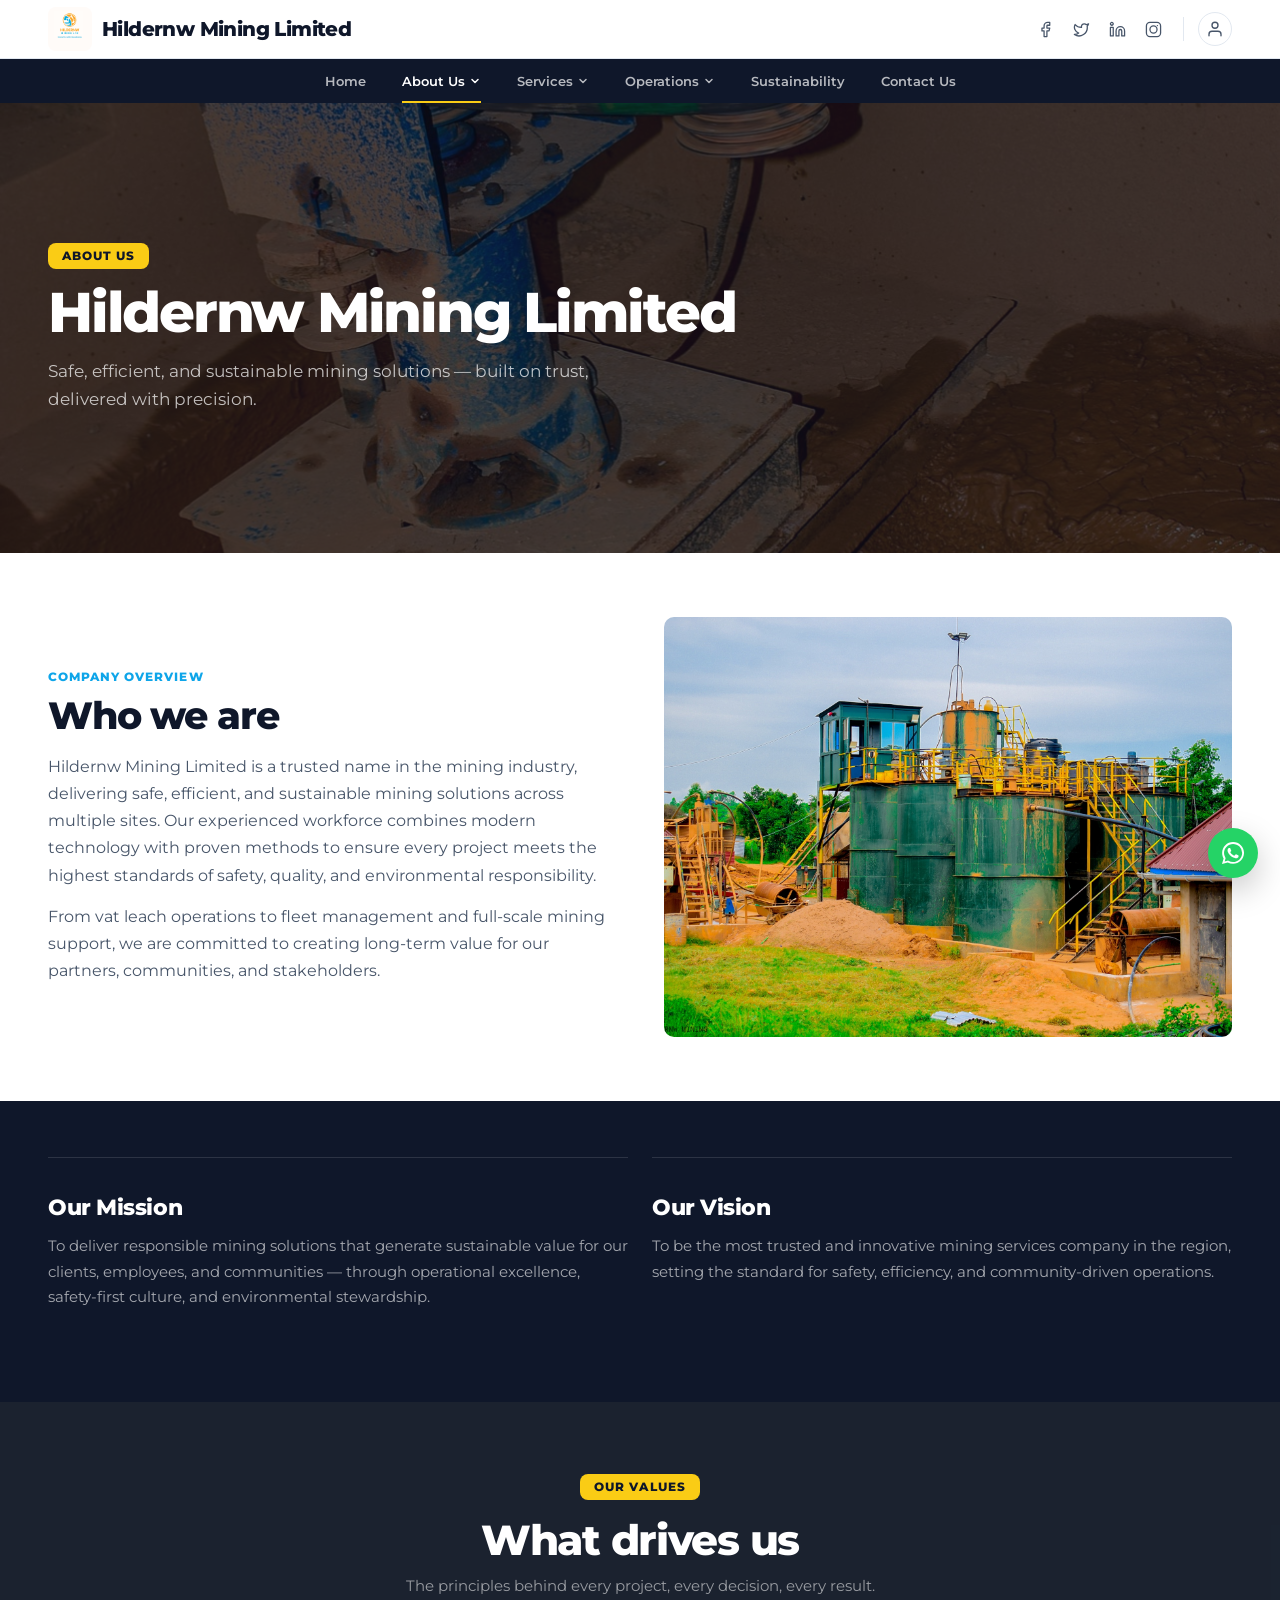
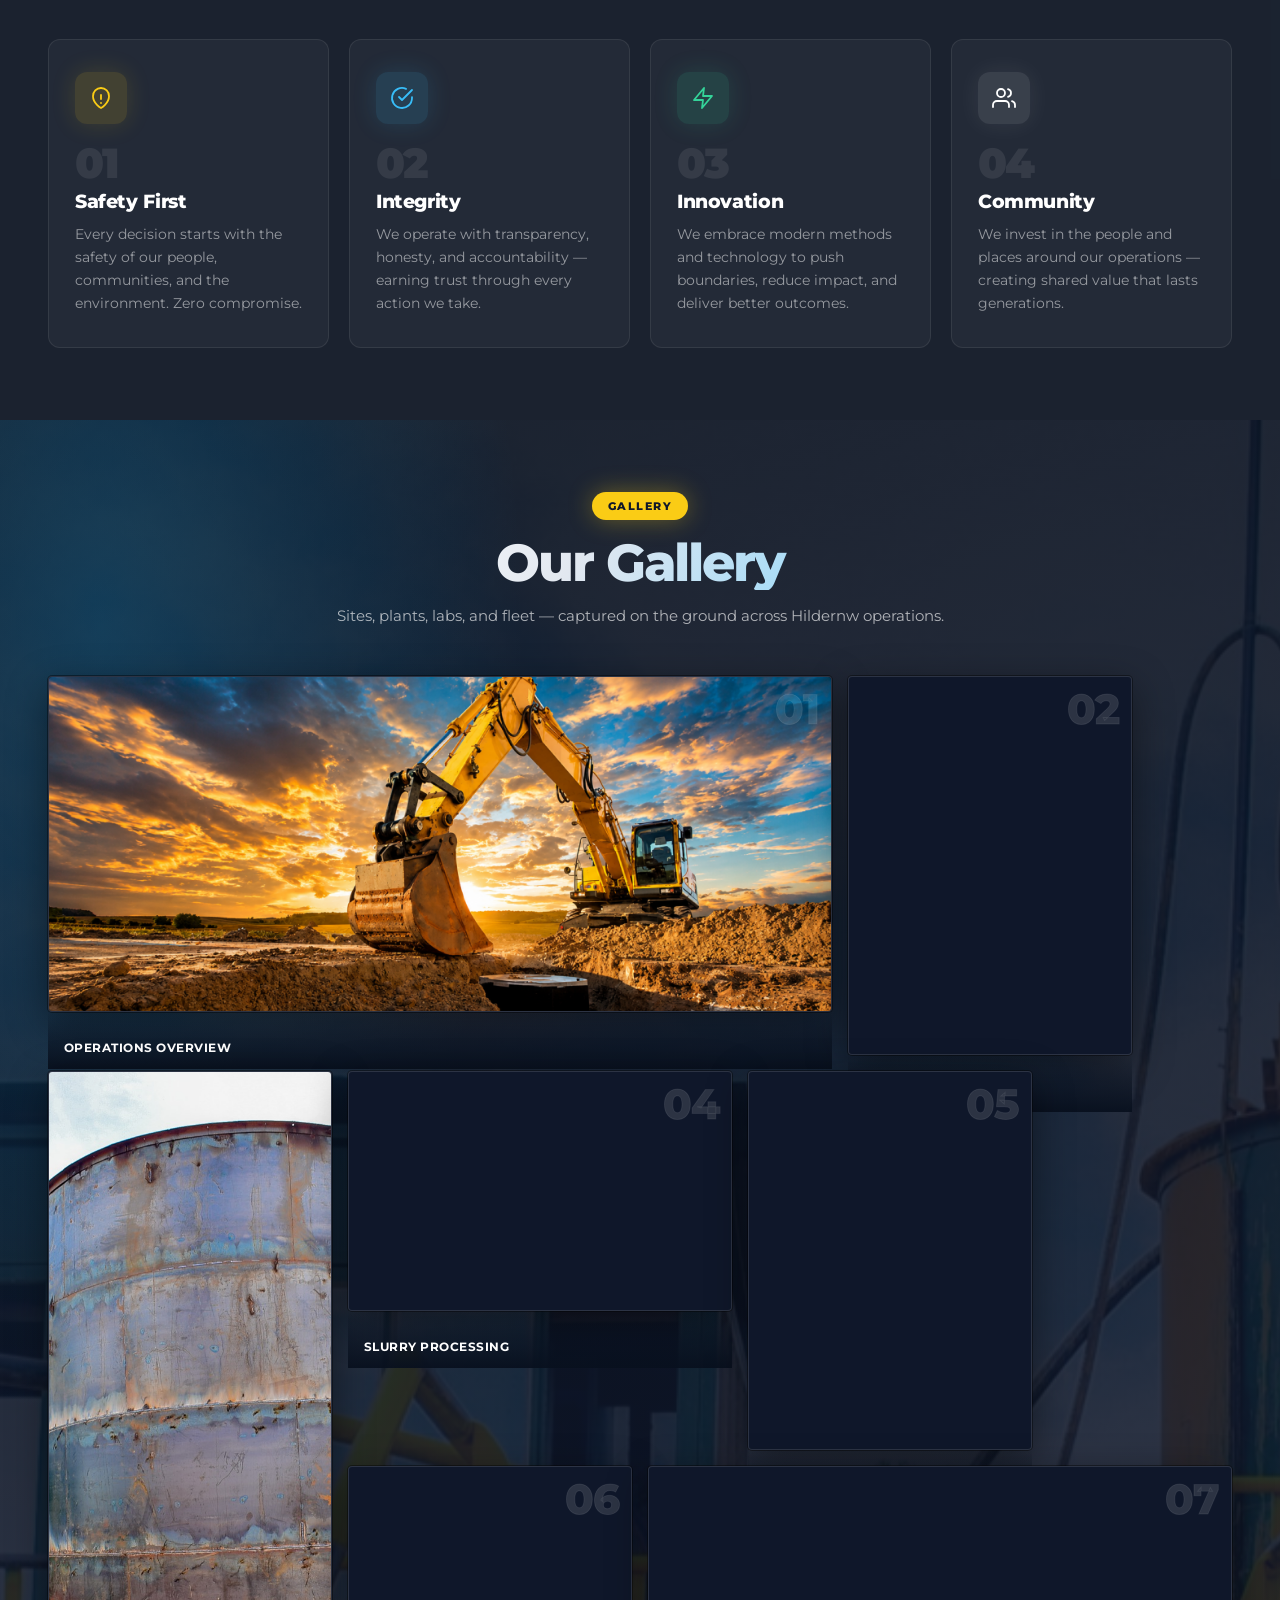
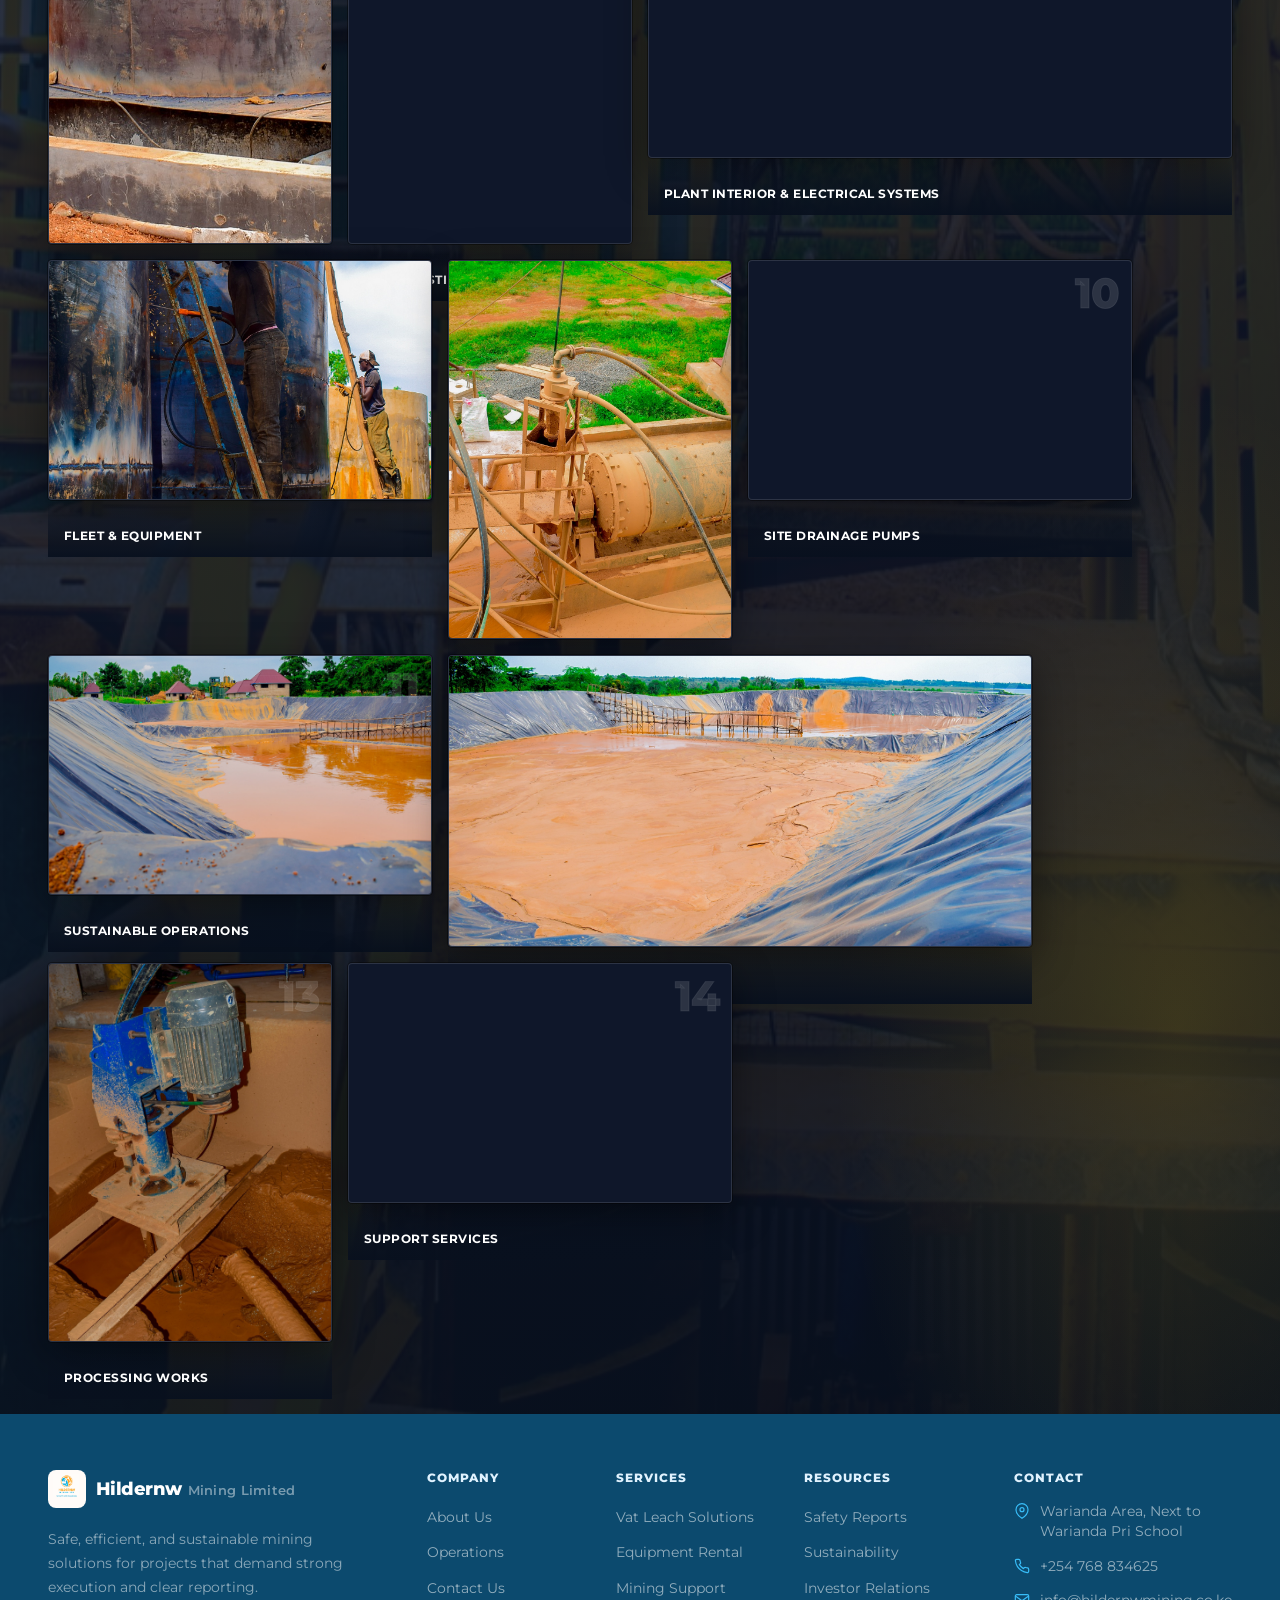
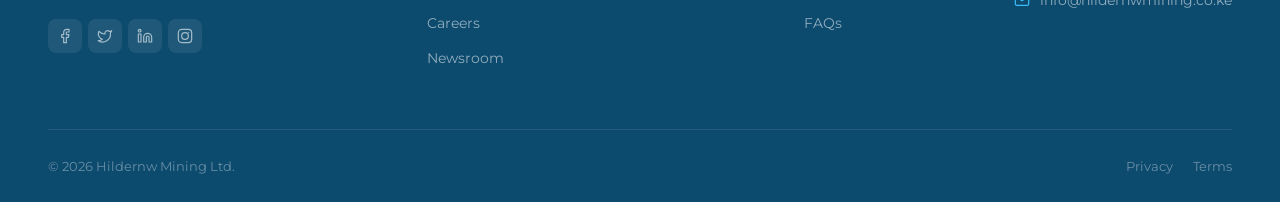
<file: about/index.html>
<!doctype html>
<html lang="en">
  <head>
    <meta charset="UTF-8" />
    <meta name="viewport" content="width=device-width, initial-scale=1.0" />
    <title>About Us — Hildernw Mining Limited</title>
    <meta name="description" content="Learn about Hildernw Mining Limited — our mission, values, operating standards, and mining operations." />
    <meta name="author" content="Hildernw Mining Limited" />
    <meta name="robots" content="index, follow" />
    <link rel="canonical" href="https://hildernwmining.co.ke/about/" />
    <meta property="og:type" content="website" />
    <meta property="og:title" content="About Us — Hildernw Mining Limited" />
    <meta property="og:description" content="Learn about Hildernw Mining Limited — our mission, values, operating standards, and mining operations." />
    <meta property="og:url" content="https://hildernwmining.co.ke/about/" />
    <meta property="og:image" content="https://hildernwmining.co.ke/assets/images/logo.jpeg" />
    <meta property="og:site_name" content="Hildernw Mining Limited" />
    <meta name="twitter:card" content="summary" />
    <meta name="twitter:title" content="About Us — Hildernw Mining Limited" />
    <meta name="twitter:description" content="Learn about Hildernw Mining Limited — our mission, values, operating standards, and mining operations." />
    <meta name="twitter:image" content="https://hildernwmining.co.ke/assets/images/logo.jpeg" />
    <meta http-equiv="X-Content-Type-Options" content="nosniff" />
    <meta http-equiv="X-Frame-Options" content="SAMEORIGIN" />
    <meta name="referrer" content="strict-origin-when-cross-origin" />
    <link rel="icon" type="image/jpeg" href="../assets/images/logo.jpeg" />
    <meta name="theme-color" content="#0ea5e9" />
    <link rel="preconnect" href="https://fonts.googleapis.com" />
    <link rel="preconnect" href="https://fonts.gstatic.com" crossorigin />
    <link href="https://fonts.googleapis.com/css2?family=Montserrat:wght@400;500;600;700;800&display=swap" rel="stylesheet" />
    <link rel="stylesheet" href="../css/styles.css" />
    <link rel="preload" as="image" href="../assets/images/logo.jpeg" />
    <link rel="preload" as="image" href="../assets/images/DSC_0876.jpg.jpeg" />
  </head>
  <body>

    <header class="header" id="header">

      <!-- TIER 1 — Brand bar -->
      <div class="topbar">
        <div class="topbar__row">

          <a href="/" class="logo">
            <img class="logo__icon" src="../assets/images/logo.jpeg" alt="Hildernw Mining Limited" />
            <span class="logo__name-desktop">Hildernw Mining Limited</span>
            <span class="logo__name-mobile">Hildernw</span>
          </a>

          <div class="topbar__actions">
            <div class="socials">
              <a href="#" class="socials__link" aria-label="Facebook">
                <svg viewBox="0 0 24 24"><path d="M18 2h-3a5 5 0 00-5 5v3H7v4h3v8h4v-8h3l1-4h-4V7a1 1 0 011-1h3z" fill="none" stroke="currentColor" stroke-width="1.8" stroke-linecap="round" stroke-linejoin="round"/></svg>
              </a>
              <a href="#" class="socials__link" aria-label="Twitter">
                <svg viewBox="0 0 24 24"><path d="M22 4s-.7 2.1-2 3.4c1.6 10-9.4 17.3-18 11.6 2.2.1 4.4-.6 6-2C3 15.5.5 9.6 3 5c2.2 2.6 5.6 4.1 9 4-.9-4.2 4-6.6 7-3.8 1.1 0 3-1.2 3-1.2z" fill="none" stroke="currentColor" stroke-width="1.8" stroke-linecap="round" stroke-linejoin="round"/></svg>
              </a>
              <a href="#" class="socials__link" aria-label="LinkedIn">
                <svg viewBox="0 0 24 24"><path d="M16 8a6 6 0 016 6v7h-4v-7a2 2 0 00-4 0v7h-4v-7a6 6 0 016-6zM2 9h4v12H2zM4 6a2 2 0 100-4 2 2 0 000 4z" fill="none" stroke="currentColor" stroke-width="1.8" stroke-linecap="round" stroke-linejoin="round"/></svg>
              </a>
              <a href="#" class="socials__link" aria-label="Instagram">
                <svg viewBox="0 0 24 24"><rect x="2" y="2" width="20" height="20" rx="5" fill="none" stroke="currentColor" stroke-width="1.8"/><circle cx="12" cy="12" r="5" fill="none" stroke="currentColor" stroke-width="1.8"/><circle cx="17.5" cy="6.5" r="1" fill="currentColor"/></svg>
              </a>
            </div>

            <span class="vr" aria-hidden="true"></span>

            <a href="/admin" class="profile-btn" aria-label="Admin">
              <svg viewBox="0 0 24 24"><path d="M20 21v-2a4 4 0 00-4-4H8a4 4 0 00-4 4v2" fill="none" stroke="currentColor" stroke-width="1.8" stroke-linecap="round" stroke-linejoin="round"/><circle cx="12" cy="7" r="4" fill="none" stroke="currentColor" stroke-width="1.8"/></svg>
            </a>
          </div>

        </div>
      </div>

      <!-- TIER 2 — Navigation -->
      <nav class="nav" aria-label="Primary">
        <div class="nav__row">

          <ul class="nav__menu" id="nav-menu">

            <li><a href="/" class="nav__item">Home</a></li>

            <li class="nav__has-sub">
              <button class="nav__item nav__item--parent is-active" type="button" aria-expanded="false">
                About Us <svg class="nav__caret" viewBox="0 0 12 12"><path d="M3 4.5l3 3 3-3" stroke="currentColor" stroke-width="1.5" stroke-linecap="round" stroke-linejoin="round" fill="none"/></svg>
              </button>
              <ul class="nav__sub">
                <li><a href="/about#overview">Company Overview</a></li>
                <li><a href="/about#mission">Mission &amp; Vision</a></li>
                <li><a href="/#standards">How We Work</a></li>
                <li><a href="/about#values">Our Values</a></li>
              </ul>
            </li>

            <li class="nav__has-sub">
              <button class="nav__item nav__item--parent" type="button" aria-expanded="false">
                Services <svg class="nav__caret" viewBox="0 0 12 12"><path d="M3 4.5l3 3 3-3" stroke="currentColor" stroke-width="1.5" stroke-linecap="round" stroke-linejoin="round" fill="none"/></svg>
              </button>
              <ul class="nav__sub">
                <li><a href="/services/vat-leach">Vat Leach Solutions</a></li>
                <li><a href="/services/equipment-rental">Equipment &amp; Fleet Rental</a></li>
                <li><a href="/services/mining-support">Mining Support Services</a></li>
              </ul>
            </li>

            <li class="nav__has-sub">
              <button class="nav__item nav__item--parent" type="button" aria-expanded="false">
                Operations <svg class="nav__caret" viewBox="0 0 12 12"><path d="M3 4.5l3 3 3-3" stroke="currentColor" stroke-width="1.5" stroke-linecap="round" stroke-linejoin="round" fill="none"/></svg>
              </button>
              <ul class="nav__sub">
                <li><a href="/#operations">Mining Sites &amp; Projects</a></li>
                <li><a href="/#operations">Vat Leach Operations</a></li>
                <li><a href="/#operations">Fleet &amp; Equipment Operations</a></li>
              </ul>
            </li>

            <li><a href="/sustainability" class="nav__item">Sustainability</a></li>
            <li><a href="/#contact" class="nav__item">Contact Us</a></li>

          </ul>

          <button class="burger" id="burger" type="button" aria-label="Open menu" aria-expanded="false">
            <span></span><span></span><span></span>
          </button>

        </div>
      </nav>

    </header>

    <main>

      <!-- ABOUT HERO -->
      <section class="page-hero">
        <div class="page-hero__bg" style="background-image:url('../assets/images/DSC_0876.jpg.jpeg')"></div>
        <div class="page-hero__dim"></div>
        <div class="page-hero__body">
          <p class="page-hero__tag">About Us</p>
          <h1 class="page-hero__title fade-up" style="--d:.1s">Hildernw Mining Limited</h1>
          <p class="page-hero__text fade-up" style="--d:.3s">
            Safe, efficient, and sustainable mining solutions — built on
            trust, delivered with precision.
          </p>
        </div>
      </section>

      <!-- COMPANY OVERVIEW -->
      <section class="abt-overview" id="overview">
        <div class="abt-overview__layout">
          <div class="abt-overview__copy reveal">
            <p class="abt-overview__tag">Company Overview</p>
            <h2 class="abt-overview__title">Who we are</h2>
            <p class="abt-overview__text">
              Hildernw Mining Limited is a trusted name in the mining industry,
              delivering safe, efficient, and sustainable mining solutions across
              multiple sites. Our experienced workforce combines modern technology with
              proven methods to ensure every project meets the highest standards
              of safety, quality, and environmental responsibility.
            </p>
            <p class="abt-overview__text">
              From vat leach operations to fleet management and full-scale mining
              support, we are committed to creating long-term value for our partners,
              communities, and stakeholders.
            </p>
          </div>
          <div class="abt-overview__img reveal" style="--delay:.15s">
            <img src="../assets/images/DSC_0906.jpg.jpeg" alt="Mining operations" loading="lazy" />
          </div>
        </div>
      </section>

      <!-- MISSION & VISION -->
      <section class="abt-mv" id="mission">
        <div class="abt-mv__grid">
          <div class="abt-mv__card reveal" style="--delay:.1s">
            <h3>Our Mission</h3>
            <p>
              To deliver responsible mining solutions that generate sustainable
              value for our clients, employees, and communities — through
              operational excellence, safety-first culture, and environmental
              stewardship.
            </p>
          </div>
          <div class="abt-mv__card reveal" style="--delay:.2s">
            <h3>Our Vision</h3>
            <p>
              To be the most trusted and innovative mining services company
              in the region, setting the standard for safety, efficiency, and
              community-driven operations.
            </p>
          </div>
        </div>
      </section>

      <!-- OUR VALUES -->
      <section class="abt-values" id="values">
        <div class="abt-values__bg" style="background-image:url('../assets/images/DSC_0874.jpg.jpeg')"></div>
        <div class="abt-values__dim"></div>

        <div class="abt-values__head reveal">
          <p class="abt-values__tag">Our Values</p>
          <h2 class="abt-values__title">What drives us</h2>
          <p class="abt-values__sub">The principles behind every project, every decision, every result.</p>
        </div>

        <div class="abt-values__grid">
          <div class="abt-values__item reveal" style="--delay:.1s">
            <div class="abt-values__icon abt-values__icon--yellow">
              <svg viewBox="0 0 24 24"><path d="M12 22s-8-4.5-8-11.8A8 8 0 0112 2a8 8 0 018 8.2c0 7.3-8 11.8-8 11.8z" fill="none" stroke="currentColor" stroke-width="1.8"/><path d="M12 13V9M12 17h.01" fill="none" stroke="currentColor" stroke-width="1.8" stroke-linecap="round"/></svg>
            </div>
            <span class="abt-values__num">01</span>
            <h3>Safety First</h3>
            <p>Every decision starts with the safety of our people, communities, and the environment. Zero compromise.</p>
          </div>
          <div class="abt-values__item reveal" style="--delay:.18s">
            <div class="abt-values__icon abt-values__icon--sky">
              <svg viewBox="0 0 24 24"><path d="M22 11.08V12a10 10 0 11-5.93-9.14" fill="none" stroke="currentColor" stroke-width="1.8" stroke-linecap="round"/><path d="M22 4L12 14.01l-3-3" fill="none" stroke="currentColor" stroke-width="1.8" stroke-linecap="round" stroke-linejoin="round"/></svg>
            </div>
            <span class="abt-values__num">02</span>
            <h3>Integrity</h3>
            <p>We operate with transparency, honesty, and accountability — earning trust through every action we take.</p>
          </div>
          <div class="abt-values__item reveal" style="--delay:.26s">
            <div class="abt-values__icon abt-values__icon--green">
              <svg viewBox="0 0 24 24"><path d="M13 2L3 14h9l-1 8 10-12h-9l1-8z" fill="none" stroke="currentColor" stroke-width="1.8" stroke-linejoin="round"/></svg>
            </div>
            <span class="abt-values__num">03</span>
            <h3>Innovation</h3>
            <p>We embrace modern methods and technology to push boundaries, reduce impact, and deliver better outcomes.</p>
          </div>
          <div class="abt-values__item reveal" style="--delay:.34s">
            <div class="abt-values__icon abt-values__icon--white">
              <svg viewBox="0 0 24 24"><path d="M17 21v-2a4 4 0 00-4-4H5a4 4 0 00-4 4v2" fill="none" stroke="currentColor" stroke-width="1.8" stroke-linecap="round" stroke-linejoin="round"/><circle cx="9" cy="7" r="4" fill="none" stroke="currentColor" stroke-width="1.8"/><path d="M23 21v-2a4 4 0 00-3-3.87M16 3.13a4 4 0 010 7.75" fill="none" stroke="currentColor" stroke-width="1.8" stroke-linecap="round" stroke-linejoin="round"/></svg>
            </div>
            <span class="abt-values__num">04</span>
            <h3>Community</h3>
            <p>We invest in the people and places around our operations — creating shared value that lasts generations.</p>
          </div>
        </div>
      </section>

      <!-- OUR GALLERY -->
      <section class="abt-gallery" id="gallery">
        <div class="abt-gallery__bg" data-bg="../assets/images/DSC_0899.jpg.jpeg"></div>
        <div class="abt-gallery__dim"></div>
        <div class="abt-gallery__glow" aria-hidden="true"></div>

        <div class="abt-gallery__head reveal">
          <p class="abt-gallery__tag">Gallery</p>
          <h2 class="abt-gallery__title">Our Gallery</h2>
          <p class="abt-gallery__intro">Sites, plants, labs, and fleet — captured on the ground across Hildernw operations.</p>
        </div>

        <div class="abt-gallery__mosaic">
          <figure class="abt-gallery__tile abt-gallery__tile--landscape-xl reveal" style="--delay:.05s">
            <span class="abt-gallery__index" aria-hidden="true">01</span>
            <div class="abt-gallery__frame">
              <img src="../assets/images/hero-section.png" alt="Hildernw mining operations overview" loading="lazy" decoding="async" />
            </div>
            <figcaption class="abt-gallery__caption">Operations overview</figcaption>
          </figure>

          <figure class="abt-gallery__tile abt-gallery__tile--portrait reveal" style="--delay:.1s">
            <span class="abt-gallery__index" aria-hidden="true">02</span>
            <div class="abt-gallery__frame">
              <img src="../assets/images/vat-leach.png" alt="Vat leach processing" loading="lazy" decoding="async" />
            </div>
            <figcaption class="abt-gallery__caption">Vat leach processing</figcaption>
          </figure>

          <figure class="abt-gallery__tile abt-gallery__tile--portrait-tall reveal" style="--delay:.12s">
            <span class="abt-gallery__index" aria-hidden="true">03</span>
            <div class="abt-gallery__frame">
              <img src="../assets/images/DSC_0872.jpg.jpeg" alt="Vat leach tanks" loading="lazy" decoding="async" />
            </div>
            <figcaption class="abt-gallery__caption">Gold recovery tanks</figcaption>
          </figure>

          <figure class="abt-gallery__tile abt-gallery__tile--landscape reveal" style="--delay:.15s">
            <span class="abt-gallery__index" aria-hidden="true">04</span>
            <div class="abt-gallery__frame">
              <img src="../assets/images/DSC_0860.jpg.jpeg" alt="Water washing at processing site" loading="lazy" decoding="async" />
            </div>
            <figcaption class="abt-gallery__caption">Slurry processing</figcaption>
          </figure>

          <figure class="abt-gallery__tile abt-gallery__tile--portrait reveal" style="--delay:.18s">
            <span class="abt-gallery__index" aria-hidden="true">05</span>
            <div class="abt-gallery__frame">
              <img src="../assets/images/DSC_0883.jpg.jpeg" alt="On-site chemistry lab" loading="lazy" decoding="async" />
            </div>
            <figcaption class="abt-gallery__caption">Chemistry lab</figcaption>
          </figure>

          <figure class="abt-gallery__tile abt-gallery__tile--portrait reveal" style="--delay:.2s">
            <span class="abt-gallery__index" aria-hidden="true">06</span>
            <div class="abt-gallery__frame">
              <img src="../assets/images/DSC_0891.jpg.jpeg" alt="Lab technician at work" loading="lazy" decoding="async" />
            </div>
            <figcaption class="abt-gallery__caption">Assay testing</figcaption>
          </figure>

          <figure class="abt-gallery__tile abt-gallery__tile--landscape-wide reveal" style="--delay:.22s">
            <span class="abt-gallery__index" aria-hidden="true">07</span>
            <div class="abt-gallery__frame">
              <img src="../assets/images/DSC_0903.jpg.jpeg" alt="Processing plant interior" loading="lazy" decoding="async" />
            </div>
            <figcaption class="abt-gallery__caption">Plant interior &amp; electrical systems</figcaption>
          </figure>

          <figure class="abt-gallery__tile abt-gallery__tile--landscape reveal" style="--delay:.25s">
            <span class="abt-gallery__index" aria-hidden="true">08</span>
            <div class="abt-gallery__frame">
              <img src="../assets/images/DSC_0930.jpg.jpeg" alt="Heavy equipment and fleet" loading="lazy" decoding="async" />
            </div>
            <figcaption class="abt-gallery__caption">Fleet &amp; equipment</figcaption>
          </figure>

          <figure class="abt-gallery__tile abt-gallery__tile--portrait reveal" style="--delay:.28s">
            <span class="abt-gallery__index" aria-hidden="true">09</span>
            <div class="abt-gallery__frame">
              <img src="../assets/images/DSC_0887.jpg.jpeg" alt="Mining support on site" loading="lazy" decoding="async" />
            </div>
            <figcaption class="abt-gallery__caption">Mining support</figcaption>
          </figure>

          <figure class="abt-gallery__tile abt-gallery__tile--landscape reveal" style="--delay:.3s">
            <span class="abt-gallery__index" aria-hidden="true">10</span>
            <div class="abt-gallery__frame">
              <img src="../assets/images/DSC_0932.jpg.jpeg" alt="Industrial water pump" loading="lazy" decoding="async" />
            </div>
            <figcaption class="abt-gallery__caption">Site drainage pumps</figcaption>
          </figure>

          <figure class="abt-gallery__tile abt-gallery__tile--landscape reveal" style="--delay:.32s">
            <span class="abt-gallery__index" aria-hidden="true">11</span>
            <div class="abt-gallery__frame">
              <img src="../assets/images/DSC_0911.jpg.jpeg" alt="Sustainable operations" loading="lazy" decoding="async" />
            </div>
            <figcaption class="abt-gallery__caption">Sustainable operations</figcaption>
          </figure>

          <figure class="abt-gallery__tile abt-gallery__tile--landscape-wide reveal" style="--delay:.35s">
            <span class="abt-gallery__index" aria-hidden="true">12</span>
            <div class="abt-gallery__frame">
              <img src="../assets/images/DSC_0908.jpg.jpeg" alt="Mining site panorama" loading="lazy" decoding="async" />
            </div>
            <figcaption class="abt-gallery__caption">Site panorama</figcaption>
          </figure>

          <figure class="abt-gallery__tile abt-gallery__tile--portrait reveal" style="--delay:.38s">
            <span class="abt-gallery__index" aria-hidden="true">13</span>
            <div class="abt-gallery__frame">
              <img src="../assets/images/DSC_0876.jpg.jpeg" alt="Processing and site works" loading="lazy" decoding="async" />
            </div>
            <figcaption class="abt-gallery__caption">Processing works</figcaption>
          </figure>

          <figure class="abt-gallery__tile abt-gallery__tile--landscape reveal" style="--delay:.4s">
            <span class="abt-gallery__index" aria-hidden="true">14</span>
            <div class="abt-gallery__frame">
              <img src="../assets/images/DSC_0934.jpg.jpeg" alt="Mining support services" loading="lazy" decoding="async" />
            </div>
            <figcaption class="abt-gallery__caption">Support services</figcaption>
          </figure>
        </div>
      </section>

    </main>

    <footer class="footer">
      <div class="footer__top">

        <div class="footer__brand">
          <a href="/" class="footer__logo">
            <img src="../assets/images/logo.jpeg" alt="Hildernw Mining Limited" />
            <span>
              <strong>Hildernw</strong>
              <small>Mining Limited</small>
            </span>
          </a>
          <p class="footer__desc">
            Safe, efficient, and sustainable mining solutions for projects
            that demand strong execution and clear reporting.
          </p>
          <div class="footer__socials">
            <a href="#" aria-label="Facebook">
              <svg viewBox="0 0 24 24"><path d="M18 2h-3a5 5 0 00-5 5v3H7v4h3v8h4v-8h3l1-4h-4V7a1 1 0 011-1h3z" fill="none" stroke="currentColor" stroke-width="1.8" stroke-linecap="round" stroke-linejoin="round"/></svg>
            </a>
            <a href="#" aria-label="Twitter">
              <svg viewBox="0 0 24 24"><path d="M22 4s-.7 2.1-2 3.4c1.6 10-9.4 17.3-18 11.6 2.2.1 4.4-.6 6-2C3 15.5.5 9.6 3 5c2.2 2.6 5.6 4.1 9 4-.9-4.2 4-6.6 7-3.8 1.1 0 3-1.2 3-1.2z" fill="none" stroke="currentColor" stroke-width="1.8" stroke-linecap="round" stroke-linejoin="round"/></svg>
            </a>
            <a href="#" aria-label="LinkedIn">
              <svg viewBox="0 0 24 24"><path d="M16 8a6 6 0 016 6v7h-4v-7a2 2 0 00-4 0v7h-4v-7a6 6 0 016-6zM2 9h4v12H2zM4 6a2 2 0 100-4 2 2 0 000 4z" fill="none" stroke="currentColor" stroke-width="1.8" stroke-linecap="round" stroke-linejoin="round"/></svg>
            </a>
            <a href="#" aria-label="Instagram">
              <svg viewBox="0 0 24 24"><rect x="2" y="2" width="20" height="20" rx="5" fill="none" stroke="currentColor" stroke-width="1.8"/><circle cx="12" cy="12" r="5" fill="none" stroke="currentColor" stroke-width="1.8"/><circle cx="17.5" cy="6.5" r="1" fill="currentColor"/></svg>
            </a>
          </div>
        </div>

        <div class="footer__col">
          <h3>Company</h3>
          <a href="/about">About Us</a>
          <a href="/#operations">Operations</a>
          <a href="/#contact">Contact Us</a>
          <a href="/careers">Careers</a>
          <a href="#">Newsroom</a>
        </div>

        <div class="footer__col">
          <h3>Services</h3>
          <a href="/services/vat-leach">Vat Leach Solutions</a>
          <a href="/services/equipment-rental">Equipment Rental</a>
          <a href="/services/mining-support">Mining Support</a>
        </div>

        <div class="footer__col">
          <h3>Resources</h3>
          <a href="#">Safety Reports</a>
          <a href="/sustainability">Sustainability</a>
          <a href="#">Investor Relations</a>
          <a href="#">FAQs</a>
        </div>

        <div class="footer__col footer__col--contact">
          <h3>Contact</h3>
          <div class="footer__detail">
            <svg viewBox="0 0 24 24"><path d="M21 10c0 7-9 13-9 13s-9-6-9-13a9 9 0 0118 0z" fill="none" stroke="currentColor" stroke-width="1.8"/><circle cx="12" cy="10" r="3" fill="none" stroke="currentColor" stroke-width="1.8"/></svg>
            <span>Warianda Area, Next to Warianda Pri School</span>
          </div>
          <div class="footer__detail">
            <svg viewBox="0 0 24 24"><path d="M22 16.92v3a2 2 0 01-2.18 2 19.79 19.79 0 01-8.63-3.07 19.5 19.5 0 01-6-6 19.79 19.79 0 01-3.07-8.67A2 2 0 014.11 2h3a2 2 0 012 1.72c.127.96.361 1.903.7 2.81a2 2 0 01-.45 2.11L8.09 9.91a16 16 0 006 6l1.27-1.27a2 2 0 012.11-.45c.907.339 1.85.573 2.81.7A2 2 0 0122 16.92z" fill="none" stroke="currentColor" stroke-width="1.8"/></svg>
            <span>+254 768 834625</span>
          </div>
          <div class="footer__detail">
            <svg viewBox="0 0 24 24"><path d="M4 4h16c1.1 0 2 .9 2 2v12c0 1.1-.9 2-2 2H4c-1.1 0-2-.9-2-2V6c0-1.1.9-2 2-2z" fill="none" stroke="currentColor" stroke-width="1.8"/><path d="M22 6l-10 7L2 6" fill="none" stroke="currentColor" stroke-width="1.8"/></svg>
            <span>info@hildernwmining.co.ke</span>
          </div>
        </div>

      </div>

      <div class="footer__bottom">
        <p>&copy; <span data-copyright-year>2026</span> Hildernw Mining Ltd.</p>
        <div class="footer__legal">
          <a href="#">Privacy</a>
          <a href="#">Terms</a>
        </div>
      </div>
    </footer>

    <button class="float-btn float-btn--top" type="button" aria-label="Scroll to top" data-scroll-top>
      <svg viewBox="0 0 24 24" aria-hidden="true"><path d="M12 19V5M5 12l7-7 7 7" fill="none" stroke="currentColor" stroke-width="2" stroke-linecap="round" stroke-linejoin="round"/></svg>
    </button>

    <a class="float-btn float-btn--whatsapp" href="https://wa.me/254768834625" target="_blank" rel="noopener noreferrer" aria-label="Chat with Hildernw Mining Limited on WhatsApp">
      <svg viewBox="0 0 24 24" aria-hidden="true"><path d="M20.52 3.48A11.86 11.86 0 0 0 12.08 0C5.5 0 .15 5.35.15 11.93c0 2.1.55 4.15 1.6 5.96L0 24l6.25-1.64a11.9 11.9 0 0 0 5.83 1.49h.01c6.58 0 11.93-5.35 11.93-11.93 0-3.18-1.24-6.18-3.5-8.44Zm-8.43 18.35h-.01a9.9 9.9 0 0 1-5.05-1.38l-.36-.21-3.71.97.99-3.62-.23-.37a9.86 9.86 0 0 1-1.51-5.29C2.21 6.49 6.64 2.06 12.09 2.06c2.64 0 5.12 1.03 6.99 2.9a9.82 9.82 0 0 1 2.9 6.97c0 5.45-4.44 9.9-9.89 9.9Zm5.42-7.42c-.3-.15-1.76-.87-2.03-.97-.27-.1-.47-.15-.67.15-.2.3-.77.97-.95 1.17-.17.2-.35.22-.65.07-.3-.15-1.25-.46-2.38-1.47a8.9 8.9 0 0 1-1.64-2.04c-.17-.3-.02-.46.13-.61.13-.13.3-.35.45-.52.15-.18.2-.3.3-.5.1-.2.05-.37-.03-.52-.07-.15-.67-1.61-.92-2.2-.24-.58-.49-.5-.67-.51h-.57c-.2 0-.52.07-.8.37-.27.3-1.05 1.02-1.05 2.5 0 1.47 1.07 2.89 1.22 3.09.15.2 2.1 3.2 5.08 4.49.71.31 1.26.49 1.7.63.71.23 1.36.2 1.87.12.57-.08 1.76-.72 2-1.42.25-.7.25-1.29.18-1.42-.08-.13-.27-.2-.57-.35Z" fill="currentColor"/></svg>
    </a>

    <script src="../js/images.js" defer></script>
    <script src="../js/main.js" defer></script>
  </body>
</html>
</file>
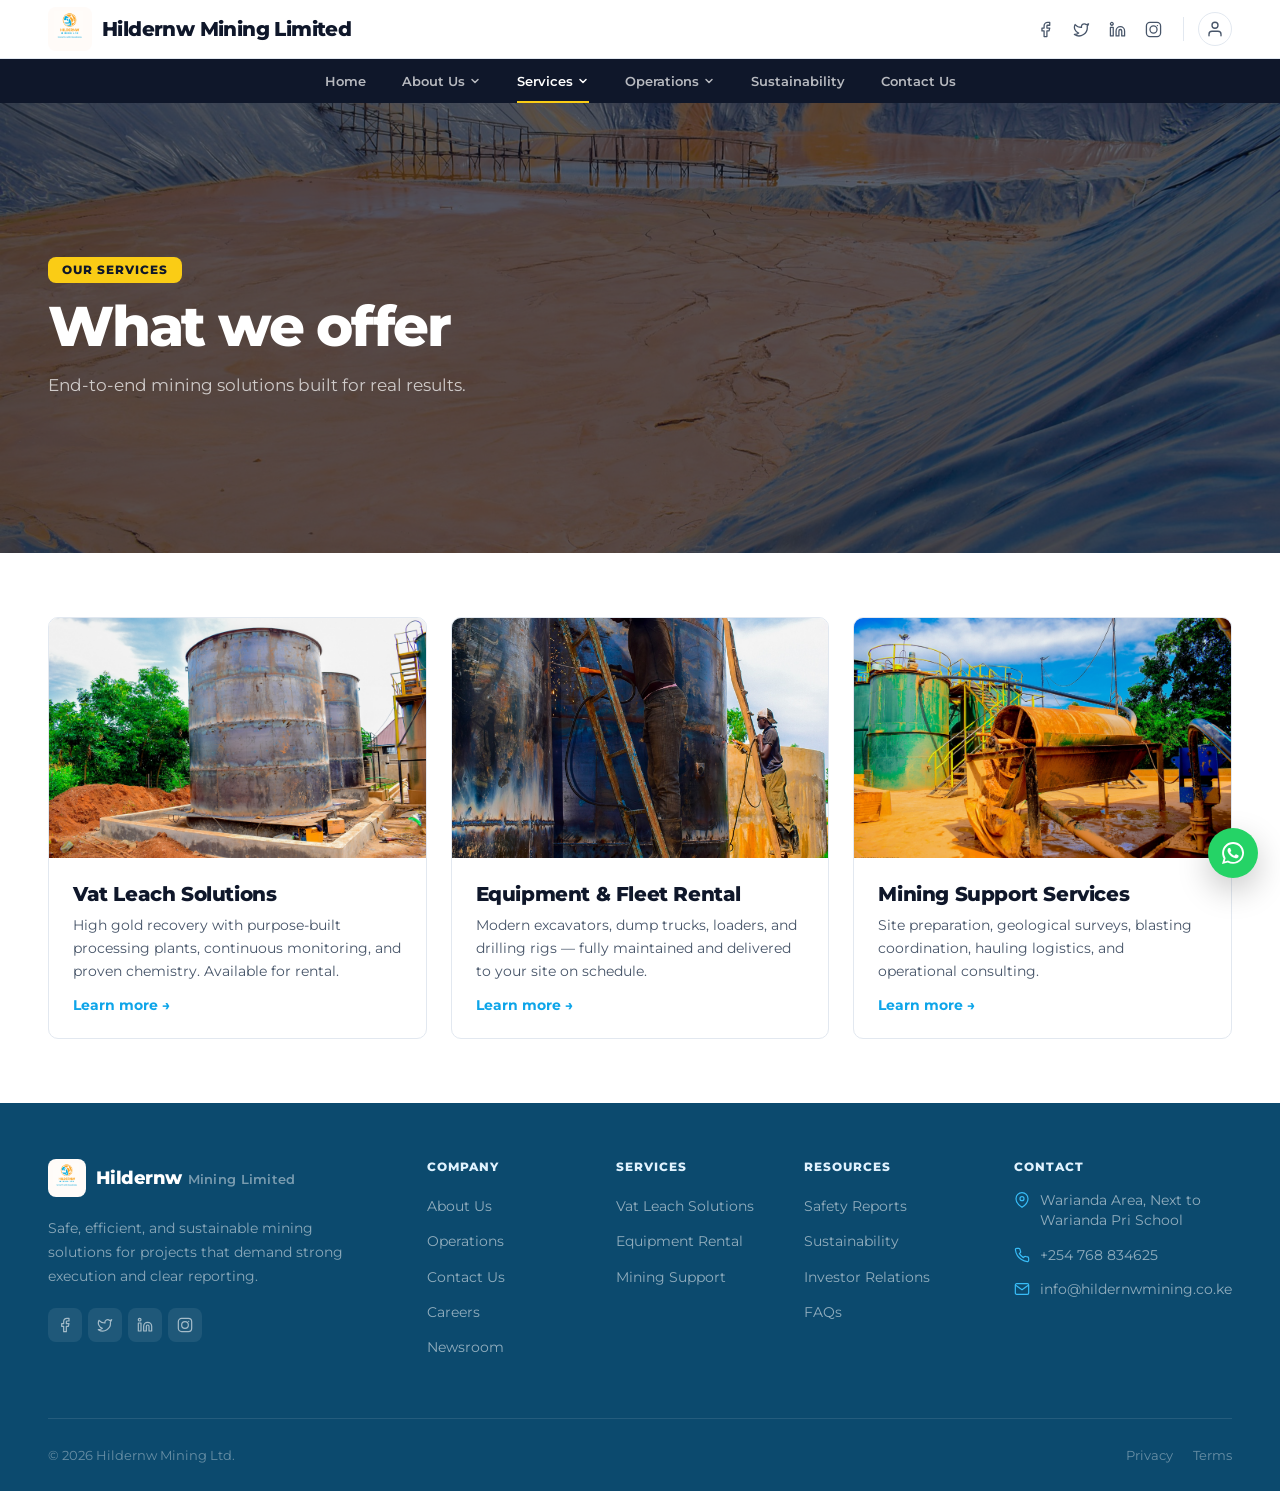
<file: services/index.html>
<!doctype html>
<html lang="en">
  <head>
    <meta charset="UTF-8" />
    <meta name="viewport" content="width=device-width, initial-scale=1.0" />
    <title>Services — Hildernw Mining Limited</title>
    <meta name="description" content="Explore our mining services — Vat Leach Solutions, Equipment &amp; Fleet Rental, and Mining Support Services." />
    <meta name="author" content="Hildernw Mining Limited" />
    <meta name="robots" content="index, follow" />
    <link rel="canonical" href="https://hildernwmining.co.ke/services/" />
    <meta property="og:type" content="website" />
    <meta property="og:title" content="Services — Hildernw Mining Limited" />
    <meta property="og:description" content="Explore our mining services — Vat Leach Solutions, Equipment &amp; Fleet Rental, and Mining Support Services." />
    <meta property="og:url" content="https://hildernwmining.co.ke/services/" />
    <meta property="og:image" content="https://hildernwmining.co.ke/assets/images/logo.jpeg" />
    <meta property="og:site_name" content="Hildernw Mining Limited" />
    <meta name="twitter:card" content="summary" />
    <meta name="twitter:title" content="Services — Hildernw Mining Limited" />
    <meta name="twitter:description" content="Explore our mining services — Vat Leach Solutions, Equipment &amp; Fleet Rental, and Mining Support Services." />
    <meta name="twitter:image" content="https://hildernwmining.co.ke/assets/images/logo.jpeg" />
    <meta http-equiv="X-Content-Type-Options" content="nosniff" />
    <meta http-equiv="X-Frame-Options" content="SAMEORIGIN" />
    <meta name="referrer" content="strict-origin-when-cross-origin" />
    <link rel="icon" type="image/jpeg" href="../assets/images/logo.jpeg" />
    <meta name="theme-color" content="#0ea5e9" />
    <link rel="preconnect" href="https://fonts.googleapis.com" />
    <link rel="preconnect" href="https://fonts.gstatic.com" crossorigin />
    <link href="https://fonts.googleapis.com/css2?family=Montserrat:wght@400;500;600;700;800&display=swap" rel="stylesheet" />
    <link rel="stylesheet" href="../css/styles.css" />
    <link rel="preload" as="image" href="../assets/images/logo.jpeg" />
  </head>
  <body>
    <header class="header" id="header">

      <!-- TIER 1 — Brand bar -->
      <div class="topbar">
        <div class="topbar__row">

          <a href="/" class="logo">
            <img class="logo__icon" src="../assets/images/logo.jpeg" alt="Hildernw Mining Limited" />
            <span class="logo__name-desktop">Hildernw Mining Limited</span>
            <span class="logo__name-mobile">Hildernw</span>
          </a>

          <div class="topbar__actions">
            <div class="socials">
              <a href="#" class="socials__link" aria-label="Facebook">
                <svg viewBox="0 0 24 24"><path d="M18 2h-3a5 5 0 00-5 5v3H7v4h3v8h4v-8h3l1-4h-4V7a1 1 0 011-1h3z" fill="none" stroke="currentColor" stroke-width="1.8" stroke-linecap="round" stroke-linejoin="round"/></svg>
              </a>
              <a href="#" class="socials__link" aria-label="Twitter">
                <svg viewBox="0 0 24 24"><path d="M22 4s-.7 2.1-2 3.4c1.6 10-9.4 17.3-18 11.6 2.2.1 4.4-.6 6-2C3 15.5.5 9.6 3 5c2.2 2.6 5.6 4.1 9 4-.9-4.2 4-6.6 7-3.8 1.1 0 3-1.2 3-1.2z" fill="none" stroke="currentColor" stroke-width="1.8" stroke-linecap="round" stroke-linejoin="round"/></svg>
              </a>
              <a href="#" class="socials__link" aria-label="LinkedIn">
                <svg viewBox="0 0 24 24"><path d="M16 8a6 6 0 016 6v7h-4v-7a2 2 0 00-4 0v7h-4v-7a6 6 0 016-6zM2 9h4v12H2zM4 6a2 2 0 100-4 2 2 0 000 4z" fill="none" stroke="currentColor" stroke-width="1.8" stroke-linecap="round" stroke-linejoin="round"/></svg>
              </a>
              <a href="#" class="socials__link" aria-label="Instagram">
                <svg viewBox="0 0 24 24"><rect x="2" y="2" width="20" height="20" rx="5" fill="none" stroke="currentColor" stroke-width="1.8"/><circle cx="12" cy="12" r="5" fill="none" stroke="currentColor" stroke-width="1.8"/><circle cx="17.5" cy="6.5" r="1" fill="currentColor"/></svg>
              </a>
            </div>

            <span class="vr" aria-hidden="true"></span>

            <a href="/admin" class="profile-btn" aria-label="Admin">
              <svg viewBox="0 0 24 24"><path d="M20 21v-2a4 4 0 00-4-4H8a4 4 0 00-4 4v2" fill="none" stroke="currentColor" stroke-width="1.8" stroke-linecap="round" stroke-linejoin="round"/><circle cx="12" cy="7" r="4" fill="none" stroke="currentColor" stroke-width="1.8"/></svg>
            </a>
          </div>

        </div>
      </div>

      <!-- TIER 2 — Navigation -->
      <nav class="nav" aria-label="Primary">
        <div class="nav__row">

          <ul class="nav__menu" id="nav-menu">

            <li><a href="/" class="nav__item">Home</a></li>

            <li class="nav__has-sub">
              <button class="nav__item nav__item--parent" type="button" aria-expanded="false">
                About Us <svg class="nav__caret" viewBox="0 0 12 12"><path d="M3 4.5l3 3 3-3" stroke="currentColor" stroke-width="1.5" stroke-linecap="round" stroke-linejoin="round" fill="none"/></svg>
              </button>
              <ul class="nav__sub">
                <li><a href="/about#overview">Company Overview</a></li>
                <li><a href="/about#mission">Mission &amp; Vision</a></li>
                <li><a href="/#standards">How We Work</a></li>
                <li><a href="/about#values">Our Values</a></li>
              </ul>
            </li>

            <li class="nav__has-sub">
              <button class="nav__item nav__item--parent is-active" type="button" aria-expanded="false">
                Services <svg class="nav__caret" viewBox="0 0 12 12"><path d="M3 4.5l3 3 3-3" stroke="currentColor" stroke-width="1.5" stroke-linecap="round" stroke-linejoin="round" fill="none"/></svg>
              </button>
              <ul class="nav__sub">
                <li><a href="/services/vat-leach">Vat Leach Solutions</a></li>
                <li><a href="/services/equipment-rental">Equipment &amp; Fleet Rental</a></li>
                <li><a href="/services/mining-support">Mining Support Services</a></li>
              </ul>
            </li>

            <li class="nav__has-sub">
              <button class="nav__item nav__item--parent" type="button" aria-expanded="false">
                Operations <svg class="nav__caret" viewBox="0 0 12 12"><path d="M3 4.5l3 3 3-3" stroke="currentColor" stroke-width="1.5" stroke-linecap="round" stroke-linejoin="round" fill="none"/></svg>
              </button>
              <ul class="nav__sub">
                <li><a href="/#operations">Mining Sites &amp; Projects</a></li>
                <li><a href="/#operations">Vat Leach Operations</a></li>
                <li><a href="/#operations">Fleet &amp; Equipment Operations</a></li>
              </ul>
            </li>

            <li><a href="/sustainability" class="nav__item">Sustainability</a></li>
            <li><a href="/#contact" class="nav__item">Contact Us</a></li>

          </ul>

          <button class="burger" id="burger" type="button" aria-label="Open menu" aria-expanded="false">
            <span></span><span></span><span></span>
          </button>

        </div>
      </nav>

    </header>

    <main>
      <section class="page-hero">
        <div class="page-hero__bg" style="background-image:url('../assets/images/DSC_0908.jpg.jpeg')"></div>
        <div class="page-hero__dim"></div>
        <div class="page-hero__body">
          <p class="page-hero__tag">Our Services</p>
          <h1 class="page-hero__title fade-up" style="--d:.1s">What we offer</h1>
          <p class="page-hero__text fade-up" style="--d:.3s">End-to-end mining solutions built for real results.</p>
        </div>
      </section>

      <!-- SERVICE CARDS -->
      <section class="svc-list">
        <div class="svc-list__grid">

          <a href="/services/vat-leach" class="svc-list__card reveal" style="--delay:.1s">
            <div class="svc-list__img"><img src="../assets/images/DSC_0872.jpg.jpeg" alt="Vat Leach Solutions" loading="lazy" /></div>
            <div class="svc-list__body">
              <h2>Vat Leach Solutions</h2>
              <p>High gold recovery with purpose-built processing plants, continuous monitoring, and proven chemistry. Available for rental.</p>
              <span class="svc-list__link">Learn more &rarr;</span>
            </div>
          </a>

          <a href="/services/equipment-rental" class="svc-list__card reveal" style="--delay:.2s">
            <div class="svc-list__img"><img src="../assets/images/DSC_0930.jpg.jpeg" alt="Equipment & Fleet Rental" loading="lazy" /></div>
            <div class="svc-list__body">
              <h2>Equipment &amp; Fleet Rental</h2>
              <p>Modern excavators, dump trucks, loaders, and drilling rigs — fully maintained and delivered to your site on schedule.</p>
              <span class="svc-list__link">Learn more &rarr;</span>
            </div>
          </a>

          <a href="/services/mining-support" class="svc-list__card reveal" style="--delay:.3s">
            <div class="svc-list__img"><img src="../assets/images/DSC_0934.jpg.jpeg" alt="Mining Support Services" loading="lazy" /></div>
            <div class="svc-list__body">
              <h2>Mining Support Services</h2>
              <p>Site preparation, geological surveys, blasting coordination, hauling logistics, and operational consulting.</p>
              <span class="svc-list__link">Learn more &rarr;</span>
            </div>
          </a>

        </div>
      </section>
    </main>

    <footer class="footer">
      <div class="footer__top">

        <div class="footer__brand">
          <a href="/" class="footer__logo">
            <img src="../assets/images/logo.jpeg" alt="Hildernw Mining Limited" />
            <span>
              <strong>Hildernw</strong>
              <small>Mining Limited</small>
            </span>
          </a>
          <p class="footer__desc">
            Safe, efficient, and sustainable mining solutions for projects
            that demand strong execution and clear reporting.
          </p>
          <div class="footer__socials">
            <a href="#" aria-label="Facebook">
              <svg viewBox="0 0 24 24"><path d="M18 2h-3a5 5 0 00-5 5v3H7v4h3v8h4v-8h3l1-4h-4V7a1 1 0 011-1h3z" fill="none" stroke="currentColor" stroke-width="1.8" stroke-linecap="round" stroke-linejoin="round"/></svg>
            </a>
            <a href="#" aria-label="Twitter">
              <svg viewBox="0 0 24 24"><path d="M22 4s-.7 2.1-2 3.4c1.6 10-9.4 17.3-18 11.6 2.2.1 4.4-.6 6-2C3 15.5.5 9.6 3 5c2.2 2.6 5.6 4.1 9 4-.9-4.2 4-6.6 7-3.8 1.1 0 3-1.2 3-1.2z" fill="none" stroke="currentColor" stroke-width="1.8" stroke-linecap="round" stroke-linejoin="round"/></svg>
            </a>
            <a href="#" aria-label="LinkedIn">
              <svg viewBox="0 0 24 24"><path d="M16 8a6 6 0 016 6v7h-4v-7a2 2 0 00-4 0v7h-4v-7a6 6 0 016-6zM2 9h4v12H2zM4 6a2 2 0 100-4 2 2 0 000 4z" fill="none" stroke="currentColor" stroke-width="1.8" stroke-linecap="round" stroke-linejoin="round"/></svg>
            </a>
            <a href="#" aria-label="Instagram">
              <svg viewBox="0 0 24 24"><rect x="2" y="2" width="20" height="20" rx="5" fill="none" stroke="currentColor" stroke-width="1.8"/><circle cx="12" cy="12" r="5" fill="none" stroke="currentColor" stroke-width="1.8"/><circle cx="17.5" cy="6.5" r="1" fill="currentColor"/></svg>
            </a>
          </div>
        </div>

        <div class="footer__col">
          <h3>Company</h3>
          <a href="/about">About Us</a>
          <a href="/#operations">Operations</a>
          <a href="/#contact">Contact Us</a>
          <a href="/careers">Careers</a>
          <a href="#">Newsroom</a>
        </div>

        <div class="footer__col">
          <h3>Services</h3>
          <a href="/services/vat-leach">Vat Leach Solutions</a>
          <a href="/services/equipment-rental">Equipment Rental</a>
          <a href="/services/mining-support">Mining Support</a>
        </div>

        <div class="footer__col">
          <h3>Resources</h3>
          <a href="#">Safety Reports</a>
          <a href="/sustainability">Sustainability</a>
          <a href="#">Investor Relations</a>
          <a href="#">FAQs</a>
        </div>

        <div class="footer__col footer__col--contact">
          <h3>Contact</h3>
          <div class="footer__detail">
            <svg viewBox="0 0 24 24"><path d="M21 10c0 7-9 13-9 13s-9-6-9-13a9 9 0 0118 0z" fill="none" stroke="currentColor" stroke-width="1.8"/><circle cx="12" cy="10" r="3" fill="none" stroke="currentColor" stroke-width="1.8"/></svg>
            <span>Warianda Area, Next to Warianda Pri School</span>
          </div>
          <div class="footer__detail">
            <svg viewBox="0 0 24 24"><path d="M22 16.92v3a2 2 0 01-2.18 2 19.79 19.79 0 01-8.63-3.07 19.5 19.5 0 01-6-6 19.79 19.79 0 01-3.07-8.67A2 2 0 014.11 2h3a2 2 0 012 1.72c.127.96.361 1.903.7 2.81a2 2 0 01-.45 2.11L8.09 9.91a16 16 0 006 6l1.27-1.27a2 2 0 012.11-.45c.907.339 1.85.573 2.81.7A2 2 0 0122 16.92z" fill="none" stroke="currentColor" stroke-width="1.8"/></svg>
            <span>+254 768 834625</span>
          </div>
          <div class="footer__detail">
            <svg viewBox="0 0 24 24"><path d="M4 4h16c1.1 0 2 .9 2 2v12c0 1.1-.9 2-2 2H4c-1.1 0-2-.9-2-2V6c0-1.1.9-2 2-2z" fill="none" stroke="currentColor" stroke-width="1.8"/><path d="M22 6l-10 7L2 6" fill="none" stroke="currentColor" stroke-width="1.8"/></svg>
            <span>info@hildernwmining.co.ke</span>
          </div>
        </div>

      </div>

      <div class="footer__bottom">
        <p>&copy; <span data-copyright-year>2026</span> Hildernw Mining Ltd.</p>
        <div class="footer__legal">
          <a href="#">Privacy</a>
          <a href="#">Terms</a>
        </div>
      </div>
    </footer>

    <button class="float-btn float-btn--top" type="button" aria-label="Scroll to top" data-scroll-top>
      <svg viewBox="0 0 24 24" aria-hidden="true"><path d="M12 19V5M5 12l7-7 7 7" fill="none" stroke="currentColor" stroke-width="2" stroke-linecap="round" stroke-linejoin="round"/></svg>
    </button>

    <a class="float-btn float-btn--whatsapp" href="https://wa.me/254768834625" target="_blank" rel="noopener noreferrer" aria-label="Chat with Hildernw Mining Limited on WhatsApp">
      <svg viewBox="0 0 24 24" aria-hidden="true"><path d="M20.52 3.48A11.86 11.86 0 0 0 12.08 0C5.5 0 .15 5.35.15 11.93c0 2.1.55 4.15 1.6 5.96L0 24l6.25-1.64a11.9 11.9 0 0 0 5.83 1.49h.01c6.58 0 11.93-5.35 11.93-11.93 0-3.18-1.24-6.18-3.5-8.44Zm-8.43 18.35h-.01a9.9 9.9 0 0 1-5.05-1.38l-.36-.21-3.71.97.99-3.62-.23-.37a9.86 9.86 0 0 1-1.51-5.29C2.21 6.49 6.64 2.06 12.09 2.06c2.64 0 5.12 1.03 6.99 2.9a9.82 9.82 0 0 1 2.9 6.97c0 5.45-4.44 9.9-9.89 9.9Zm5.42-7.42c-.3-.15-1.76-.87-2.03-.97-.27-.1-.47-.15-.67.15-.2.3-.77.97-.95 1.17-.17.2-.35.22-.65.07-.3-.15-1.25-.46-2.38-1.47a8.9 8.9 0 0 1-1.64-2.04c-.17-.3-.02-.46.13-.61.13-.13.3-.35.45-.52.15-.18.2-.3.3-.5.1-.2.05-.37-.03-.52-.07-.15-.67-1.61-.92-2.2-.24-.58-.49-.5-.67-.51h-.57c-.2 0-.52.07-.8.37-.27.3-1.05 1.02-1.05 2.5 0 1.47 1.07 2.89 1.22 3.09.15.2 2.1 3.2 5.08 4.49.71.31 1.26.49 1.7.63.71.23 1.36.2 1.87.12.57-.08 1.76-.72 2-1.42.25-.7.25-1.29.18-1.42-.08-.13-.27-.2-.57-.35Z" fill="currentColor"/></svg>
    </a>

    <script src="../js/images.js" defer></script>
    <script src="../js/main.js" defer></script>
  </body>
</html>
</file>
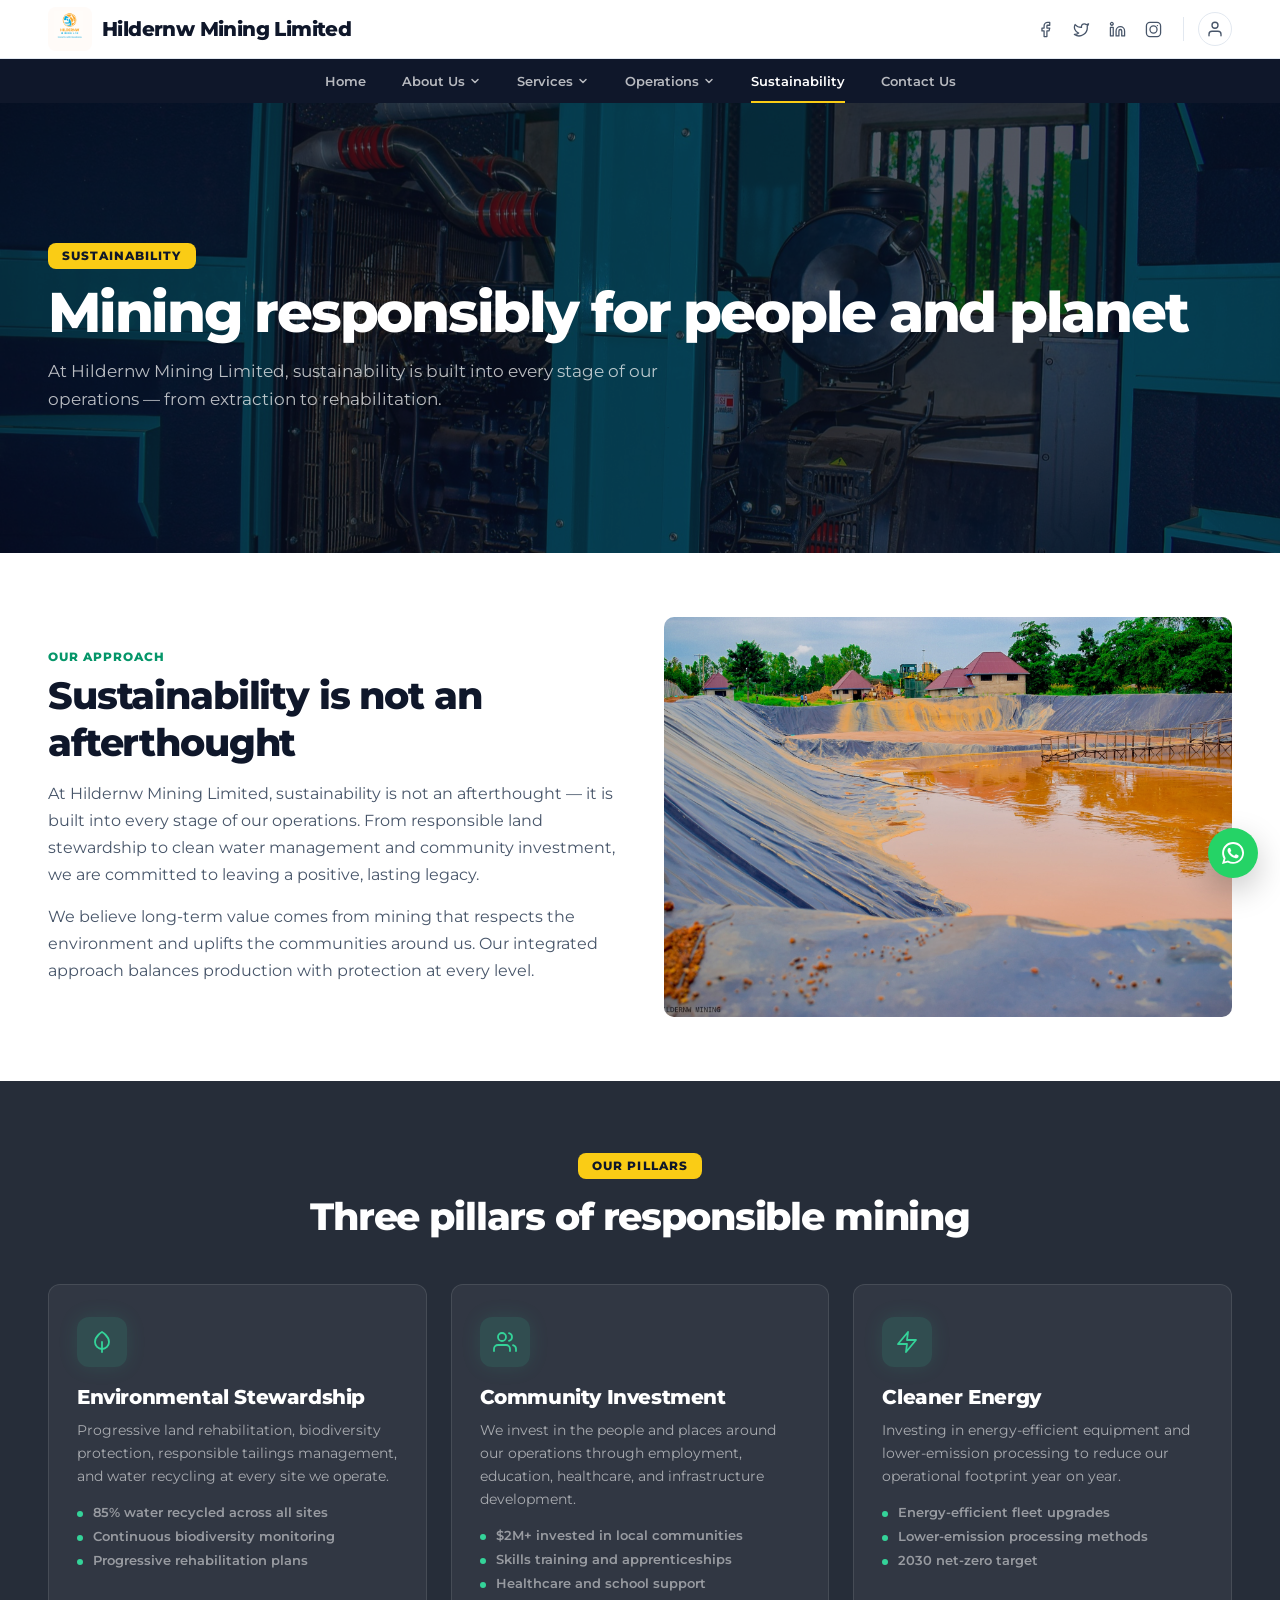
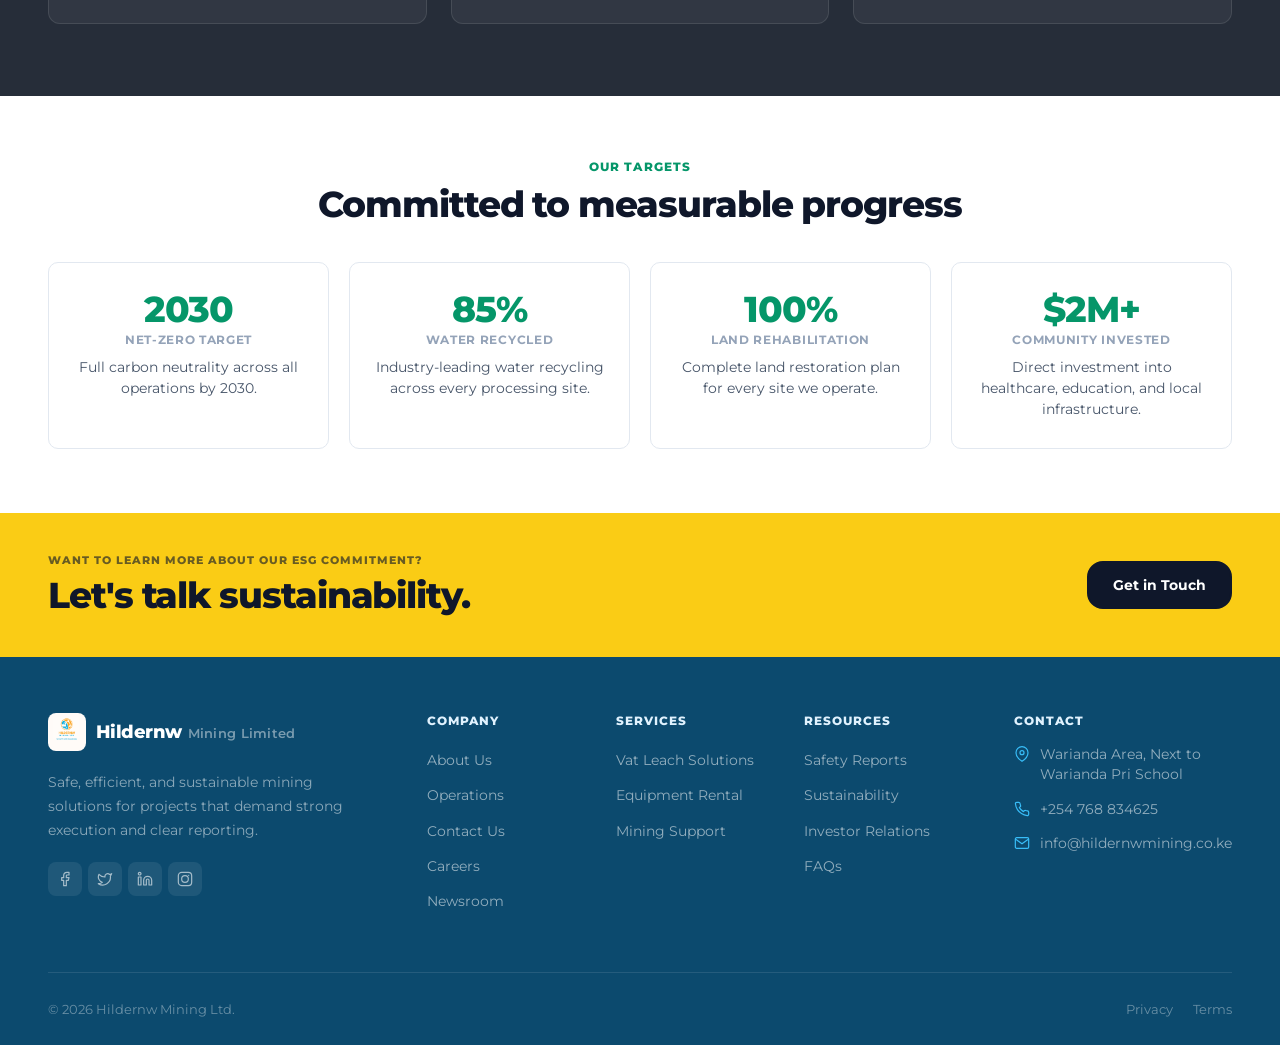
<file: sustainability/index.html>
<!doctype html>
<html lang="en">
  <head>
    <meta charset="UTF-8" />
    <meta name="viewport" content="width=device-width, initial-scale=1.0" />
    <title>Sustainability — Hildernw Mining Limited</title>
    <meta name="description" content="Our commitment to responsible mining, environmental stewardship, community investment, and cleaner operations." />
    <meta name="author" content="Hildernw Mining Limited" />
    <meta name="robots" content="index, follow" />
    <link rel="canonical" href="https://hildernwmining.co.ke/sustainability/" />
    <meta property="og:type" content="website" />
    <meta property="og:title" content="Sustainability — Hildernw Mining Limited" />
    <meta property="og:description" content="Our commitment to responsible mining, environmental stewardship, community investment, and cleaner operations." />
    <meta property="og:url" content="https://hildernwmining.co.ke/sustainability/" />
    <meta property="og:image" content="https://hildernwmining.co.ke/assets/images/logo.jpeg" />
    <meta property="og:site_name" content="Hildernw Mining Limited" />
    <meta name="twitter:card" content="summary" />
    <meta name="twitter:title" content="Sustainability — Hildernw Mining Limited" />
    <meta name="twitter:description" content="Our commitment to responsible mining, environmental stewardship, community investment, and cleaner operations." />
    <meta name="twitter:image" content="https://hildernwmining.co.ke/assets/images/logo.jpeg" />
    <meta http-equiv="X-Content-Type-Options" content="nosniff" />
    <meta http-equiv="X-Frame-Options" content="SAMEORIGIN" />
    <meta name="referrer" content="strict-origin-when-cross-origin" />
    <link rel="icon" type="image/jpeg" href="../assets/images/logo.jpeg" />
    <meta name="theme-color" content="#0ea5e9" />
    <link rel="preconnect" href="https://fonts.googleapis.com" />
    <link rel="preconnect" href="https://fonts.gstatic.com" crossorigin />
    <link href="https://fonts.googleapis.com/css2?family=Montserrat:wght@400;500;600;700;800&display=swap" rel="stylesheet" />
    <link rel="stylesheet" href="../css/styles.css" />
    <link rel="preload" as="image" href="../assets/images/logo.jpeg" />
    <link rel="preload" as="image" href="../assets/images/DSC_0919.jpg.jpeg" />
  </head>
  <body>

    <header class="header" id="header">

      <!-- TIER 1 — Brand bar -->
      <div class="topbar">
        <div class="topbar__row">

          <a href="/" class="logo">
            <img class="logo__icon" src="../assets/images/logo.jpeg" alt="Hildernw Mining Limited" />
            <span class="logo__name-desktop">Hildernw Mining Limited</span>
            <span class="logo__name-mobile">Hildernw</span>
          </a>

          <div class="topbar__actions">
            <div class="socials">
              <a href="#" class="socials__link" aria-label="Facebook">
                <svg viewBox="0 0 24 24"><path d="M18 2h-3a5 5 0 00-5 5v3H7v4h3v8h4v-8h3l1-4h-4V7a1 1 0 011-1h3z" fill="none" stroke="currentColor" stroke-width="1.8" stroke-linecap="round" stroke-linejoin="round"/></svg>
              </a>
              <a href="#" class="socials__link" aria-label="Twitter">
                <svg viewBox="0 0 24 24"><path d="M22 4s-.7 2.1-2 3.4c1.6 10-9.4 17.3-18 11.6 2.2.1 4.4-.6 6-2C3 15.5.5 9.6 3 5c2.2 2.6 5.6 4.1 9 4-.9-4.2 4-6.6 7-3.8 1.1 0 3-1.2 3-1.2z" fill="none" stroke="currentColor" stroke-width="1.8" stroke-linecap="round" stroke-linejoin="round"/></svg>
              </a>
              <a href="#" class="socials__link" aria-label="LinkedIn">
                <svg viewBox="0 0 24 24"><path d="M16 8a6 6 0 016 6v7h-4v-7a2 2 0 00-4 0v7h-4v-7a6 6 0 016-6zM2 9h4v12H2zM4 6a2 2 0 100-4 2 2 0 000 4z" fill="none" stroke="currentColor" stroke-width="1.8" stroke-linecap="round" stroke-linejoin="round"/></svg>
              </a>
              <a href="#" class="socials__link" aria-label="Instagram">
                <svg viewBox="0 0 24 24"><rect x="2" y="2" width="20" height="20" rx="5" fill="none" stroke="currentColor" stroke-width="1.8"/><circle cx="12" cy="12" r="5" fill="none" stroke="currentColor" stroke-width="1.8"/><circle cx="17.5" cy="6.5" r="1" fill="currentColor"/></svg>
              </a>
            </div>

            <span class="vr" aria-hidden="true"></span>

            <a href="/admin" class="profile-btn" aria-label="Admin">
              <svg viewBox="0 0 24 24"><path d="M20 21v-2a4 4 0 00-4-4H8a4 4 0 00-4 4v2" fill="none" stroke="currentColor" stroke-width="1.8" stroke-linecap="round" stroke-linejoin="round"/><circle cx="12" cy="7" r="4" fill="none" stroke="currentColor" stroke-width="1.8"/></svg>
            </a>
          </div>

        </div>
      </div>

      <!-- TIER 2 — Navigation -->
      <nav class="nav" aria-label="Primary">
        <div class="nav__row">

          <ul class="nav__menu" id="nav-menu">

            <li><a href="/" class="nav__item">Home</a></li>

            <li class="nav__has-sub">
              <button class="nav__item nav__item--parent" type="button" aria-expanded="false">
                About Us <svg class="nav__caret" viewBox="0 0 12 12"><path d="M3 4.5l3 3 3-3" stroke="currentColor" stroke-width="1.5" stroke-linecap="round" stroke-linejoin="round" fill="none"/></svg>
              </button>
              <ul class="nav__sub">
                <li><a href="/about#overview">Company Overview</a></li>
                <li><a href="/about#mission">Mission &amp; Vision</a></li>
                <li><a href="/#standards">How We Work</a></li>
                <li><a href="/about#values">Our Values</a></li>
              </ul>
            </li>

            <li class="nav__has-sub">
              <button class="nav__item nav__item--parent" type="button" aria-expanded="false">
                Services <svg class="nav__caret" viewBox="0 0 12 12"><path d="M3 4.5l3 3 3-3" stroke="currentColor" stroke-width="1.5" stroke-linecap="round" stroke-linejoin="round" fill="none"/></svg>
              </button>
              <ul class="nav__sub">
                <li><a href="/services/vat-leach">Vat Leach Solutions</a></li>
                <li><a href="/services/equipment-rental">Equipment &amp; Fleet Rental</a></li>
                <li><a href="/services/mining-support">Mining Support Services</a></li>
              </ul>
            </li>

            <li class="nav__has-sub">
              <button class="nav__item nav__item--parent" type="button" aria-expanded="false">
                Operations <svg class="nav__caret" viewBox="0 0 12 12"><path d="M3 4.5l3 3 3-3" stroke="currentColor" stroke-width="1.5" stroke-linecap="round" stroke-linejoin="round" fill="none"/></svg>
              </button>
              <ul class="nav__sub">
                <li><a href="/#operations">Mining Sites &amp; Projects</a></li>
                <li><a href="/#operations">Vat Leach Operations</a></li>
                <li><a href="/#operations">Fleet &amp; Equipment Operations</a></li>
              </ul>
            </li>

            <li><a href="/sustainability" class="nav__item is-active">Sustainability</a></li>
            <li><a href="/#contact" class="nav__item">Contact Us</a></li>

          </ul>

          <button class="burger" id="burger" type="button" aria-label="Open menu" aria-expanded="false">
            <span></span><span></span><span></span>
          </button>

        </div>
      </nav>

    </header>

    <main>

      <!-- PAGE HERO -->
      <section class="page-hero">
        <div class="page-hero__bg" style="background-image:url('../assets/images/DSC_0919.jpg.jpeg')"></div>
        <div class="page-hero__dim"></div>
        <div class="page-hero__body">
          <p class="page-hero__tag">Sustainability</p>
          <h1 class="page-hero__title fade-up" style="--d:.1s">Mining responsibly for people and planet</h1>
          <p class="page-hero__text fade-up" style="--d:.3s">
            At Hildernw Mining Limited, sustainability is built into every
            stage of our operations — from extraction to rehabilitation.
          </p>
        </div>
      </section>

      <!-- OUR APPROACH -->
      <section class="sust-approach" id="approach">
        <div class="sust-approach__layout">
          <div class="sust-approach__copy reveal">
            <p class="sust-approach__tag">Our Approach</p>
            <h2 class="sust-approach__title">Sustainability is not an afterthought</h2>
            <p class="sust-approach__text">
              At Hildernw Mining Limited, sustainability is not an afterthought —
              it is built into every stage of our operations. From responsible
              land stewardship to clean water management and community investment,
              we are committed to leaving a positive, lasting legacy.
            </p>
            <p class="sust-approach__text">
              We believe long-term value comes from mining that respects the
              environment and uplifts the communities around us. Our integrated
              approach balances production with protection at every level.
            </p>
          </div>
          <div class="sust-approach__img reveal" style="--delay:.15s">
            <img src="../assets/images/DSC_0911.jpg.jpeg" alt="Sustainable operations" loading="lazy" />
          </div>
        </div>
      </section>

      <!-- PILLARS -->
      <section class="sust-pillars" id="pillars">
        <div class="sust-pillars__bg" style="background-image:url('../assets/images/DSC_0868.jpg.jpeg')"></div>
        <div class="sust-pillars__dim"></div>

        <div class="sust-pillars__head reveal">
          <p class="sust-pillars__tag">Our Pillars</p>
          <h2 class="sust-pillars__title">Three pillars of responsible mining</h2>
        </div>

        <div class="sust-pillars__grid">
          <div class="sust-pillars__card reveal" style="--delay:.1s">
            <div class="sust-pillars__icon">
              <svg viewBox="0 0 24 24"><path d="M12 2s7 4 7 10a7 7 0 01-14 0c0-6 7-10 7-10z" fill="none" stroke="currentColor" stroke-width="1.8" stroke-linejoin="round"/><path d="M12 22V12" fill="none" stroke="currentColor" stroke-width="1.8" stroke-linecap="round"/></svg>
            </div>
            <h3>Environmental Stewardship</h3>
            <p>Progressive land rehabilitation, biodiversity protection, responsible tailings management, and water recycling at every site we operate.</p>
            <ul>
              <li>85% water recycled across all sites</li>
              <li>Continuous biodiversity monitoring</li>
              <li>Progressive rehabilitation plans</li>
            </ul>
          </div>

          <div class="sust-pillars__card reveal" style="--delay:.2s">
            <div class="sust-pillars__icon">
              <svg viewBox="0 0 24 24"><path d="M17 21v-2a4 4 0 00-4-4H5a4 4 0 00-4 4v2" fill="none" stroke="currentColor" stroke-width="1.8" stroke-linecap="round" stroke-linejoin="round"/><circle cx="9" cy="7" r="4" fill="none" stroke="currentColor" stroke-width="1.8"/><path d="M23 21v-2a4 4 0 00-3-3.87M16 3.13a4 4 0 010 7.75" fill="none" stroke="currentColor" stroke-width="1.8" stroke-linecap="round" stroke-linejoin="round"/></svg>
            </div>
            <h3>Community Investment</h3>
            <p>We invest in the people and places around our operations through employment, education, healthcare, and infrastructure development.</p>
            <ul>
              <li>$2M+ invested in local communities</li>
              <li>Skills training and apprenticeships</li>
              <li>Healthcare and school support</li>
            </ul>
          </div>

          <div class="sust-pillars__card reveal" style="--delay:.3s">
            <div class="sust-pillars__icon">
              <svg viewBox="0 0 24 24"><path d="M13 2L3 14h9l-1 8 10-12h-9l1-8z" fill="none" stroke="currentColor" stroke-width="1.8" stroke-linejoin="round"/></svg>
            </div>
            <h3>Cleaner Energy</h3>
            <p>Investing in energy-efficient equipment and lower-emission processing to reduce our operational footprint year on year.</p>
            <ul>
              <li>Energy-efficient fleet upgrades</li>
              <li>Lower-emission processing methods</li>
              <li>2030 net-zero target</li>
            </ul>
          </div>
        </div>
      </section>

      <!-- GOALS -->
      <section class="sust-goals" id="goals">
        <div class="sust-goals__head reveal">
          <p class="sust-goals__tag">Our Targets</p>
          <h2 class="sust-goals__title">Committed to measurable progress</h2>
        </div>

        <div class="sust-goals__grid reveal" style="--delay:.1s">
          <div class="sust-goals__card">
            <span class="sust-goals__num">2030</span>
            <span class="sust-goals__label">Net-Zero Target</span>
            <p>Full carbon neutrality across all operations by 2030.</p>
          </div>
          <div class="sust-goals__card">
            <span class="sust-goals__num">85%</span>
            <span class="sust-goals__label">Water Recycled</span>
            <p>Industry-leading water recycling across every processing site.</p>
          </div>
          <div class="sust-goals__card">
            <span class="sust-goals__num">100%</span>
            <span class="sust-goals__label">Land Rehabilitation</span>
            <p>Complete land restoration plan for every site we operate.</p>
          </div>
          <div class="sust-goals__card">
            <span class="sust-goals__num">$2M+</span>
            <span class="sust-goals__label">Community Invested</span>
            <p>Direct investment into healthcare, education, and local infrastructure.</p>
          </div>
        </div>
      </section>

      <!-- CTA -->
      <section class="market">
        <div class="market__inner reveal">
          <div>
            <p class="market__tag">Want to learn more about our ESG commitment?</p>
            <h2 class="market__title">Let's talk sustainability.</h2>
          </div>
          <a href="/#contact" class="btn btn--yellow">Get in Touch</a>
        </div>
      </section>

    </main>

    <footer class="footer">
      <div class="footer__top">

        <div class="footer__brand">
          <a href="/" class="footer__logo">
            <img src="../assets/images/logo.jpeg" alt="Hildernw Mining Limited" />
            <span>
              <strong>Hildernw</strong>
              <small>Mining Limited</small>
            </span>
          </a>
          <p class="footer__desc">
            Safe, efficient, and sustainable mining solutions for projects
            that demand strong execution and clear reporting.
          </p>
          <div class="footer__socials">
            <a href="#" aria-label="Facebook">
              <svg viewBox="0 0 24 24"><path d="M18 2h-3a5 5 0 00-5 5v3H7v4h3v8h4v-8h3l1-4h-4V7a1 1 0 011-1h3z" fill="none" stroke="currentColor" stroke-width="1.8" stroke-linecap="round" stroke-linejoin="round"/></svg>
            </a>
            <a href="#" aria-label="Twitter">
              <svg viewBox="0 0 24 24"><path d="M22 4s-.7 2.1-2 3.4c1.6 10-9.4 17.3-18 11.6 2.2.1 4.4-.6 6-2C3 15.5.5 9.6 3 5c2.2 2.6 5.6 4.1 9 4-.9-4.2 4-6.6 7-3.8 1.1 0 3-1.2 3-1.2z" fill="none" stroke="currentColor" stroke-width="1.8" stroke-linecap="round" stroke-linejoin="round"/></svg>
            </a>
            <a href="#" aria-label="LinkedIn">
              <svg viewBox="0 0 24 24"><path d="M16 8a6 6 0 016 6v7h-4v-7a2 2 0 00-4 0v7h-4v-7a6 6 0 016-6zM2 9h4v12H2zM4 6a2 2 0 100-4 2 2 0 000 4z" fill="none" stroke="currentColor" stroke-width="1.8" stroke-linecap="round" stroke-linejoin="round"/></svg>
            </a>
            <a href="#" aria-label="Instagram">
              <svg viewBox="0 0 24 24"><rect x="2" y="2" width="20" height="20" rx="5" fill="none" stroke="currentColor" stroke-width="1.8"/><circle cx="12" cy="12" r="5" fill="none" stroke="currentColor" stroke-width="1.8"/><circle cx="17.5" cy="6.5" r="1" fill="currentColor"/></svg>
            </a>
          </div>
        </div>

        <div class="footer__col">
          <h3>Company</h3>
          <a href="/about">About Us</a>
          <a href="/#operations">Operations</a>
          <a href="/#contact">Contact Us</a>
          <a href="/careers">Careers</a>
          <a href="#">Newsroom</a>
        </div>

        <div class="footer__col">
          <h3>Services</h3>
          <a href="/services/vat-leach">Vat Leach Solutions</a>
          <a href="/services/equipment-rental">Equipment Rental</a>
          <a href="/services/mining-support">Mining Support</a>
        </div>

        <div class="footer__col">
          <h3>Resources</h3>
          <a href="#">Safety Reports</a>
          <a href="/sustainability">Sustainability</a>
          <a href="#">Investor Relations</a>
          <a href="#">FAQs</a>
        </div>

        <div class="footer__col footer__col--contact">
          <h3>Contact</h3>
          <div class="footer__detail">
            <svg viewBox="0 0 24 24"><path d="M21 10c0 7-9 13-9 13s-9-6-9-13a9 9 0 0118 0z" fill="none" stroke="currentColor" stroke-width="1.8"/><circle cx="12" cy="10" r="3" fill="none" stroke="currentColor" stroke-width="1.8"/></svg>
            <span>Warianda Area, Next to Warianda Pri School</span>
          </div>
          <div class="footer__detail">
            <svg viewBox="0 0 24 24"><path d="M22 16.92v3a2 2 0 01-2.18 2 19.79 19.79 0 01-8.63-3.07 19.5 19.5 0 01-6-6 19.79 19.79 0 01-3.07-8.67A2 2 0 014.11 2h3a2 2 0 012 1.72c.127.96.361 1.903.7 2.81a2 2 0 01-.45 2.11L8.09 9.91a16 16 0 006 6l1.27-1.27a2 2 0 012.11-.45c.907.339 1.85.573 2.81.7A2 2 0 0122 16.92z" fill="none" stroke="currentColor" stroke-width="1.8"/></svg>
            <span>+254 768 834625</span>
          </div>
          <div class="footer__detail">
            <svg viewBox="0 0 24 24"><path d="M4 4h16c1.1 0 2 .9 2 2v12c0 1.1-.9 2-2 2H4c-1.1 0-2-.9-2-2V6c0-1.1.9-2 2-2z" fill="none" stroke="currentColor" stroke-width="1.8"/><path d="M22 6l-10 7L2 6" fill="none" stroke="currentColor" stroke-width="1.8"/></svg>
            <span>info@hildernwmining.co.ke</span>
          </div>
        </div>

      </div>

      <div class="footer__bottom">
        <p>&copy; <span data-copyright-year>2026</span> Hildernw Mining Ltd.</p>
        <div class="footer__legal">
          <a href="#">Privacy</a>
          <a href="#">Terms</a>
        </div>
      </div>
    </footer>

    <button class="float-btn float-btn--top" type="button" aria-label="Scroll to top" data-scroll-top>
      <svg viewBox="0 0 24 24" aria-hidden="true"><path d="M12 19V5M5 12l7-7 7 7" fill="none" stroke="currentColor" stroke-width="2" stroke-linecap="round" stroke-linejoin="round"/></svg>
    </button>

    <a class="float-btn float-btn--whatsapp" href="https://wa.me/254768834625" target="_blank" rel="noopener noreferrer" aria-label="Chat with Hildernw Mining Limited on WhatsApp">
      <svg viewBox="0 0 24 24" aria-hidden="true"><path d="M20.52 3.48A11.86 11.86 0 0 0 12.08 0C5.5 0 .15 5.35.15 11.93c0 2.1.55 4.15 1.6 5.96L0 24l6.25-1.64a11.9 11.9 0 0 0 5.83 1.49h.01c6.58 0 11.93-5.35 11.93-11.93 0-3.18-1.24-6.18-3.5-8.44Zm-8.43 18.35h-.01a9.9 9.9 0 0 1-5.05-1.38l-.36-.21-3.71.97.99-3.62-.23-.37a9.86 9.86 0 0 1-1.51-5.29C2.21 6.49 6.64 2.06 12.09 2.06c2.64 0 5.12 1.03 6.99 2.9a9.82 9.82 0 0 1 2.9 6.97c0 5.45-4.44 9.9-9.89 9.9Zm5.42-7.42c-.3-.15-1.76-.87-2.03-.97-.27-.1-.47-.15-.67.15-.2.3-.77.97-.95 1.17-.17.2-.35.22-.65.07-.3-.15-1.25-.46-2.38-1.47a8.9 8.9 0 0 1-1.64-2.04c-.17-.3-.02-.46.13-.61.13-.13.3-.35.45-.52.15-.18.2-.3.3-.5.1-.2.05-.37-.03-.52-.07-.15-.67-1.61-.92-2.2-.24-.58-.49-.5-.67-.51h-.57c-.2 0-.52.07-.8.37-.27.3-1.05 1.02-1.05 2.5 0 1.47 1.07 2.89 1.22 3.09.15.2 2.1 3.2 5.08 4.49.71.31 1.26.49 1.7.63.71.23 1.36.2 1.87.12.57-.08 1.76-.72 2-1.42.25-.7.25-1.29.18-1.42-.08-.13-.27-.2-.57-.35Z" fill="currentColor"/></svg>
    </a>

    <script src="../js/images.js" defer></script>
    <script src="../js/main.js" defer></script>
  </body>
</html>
</file>
<file: css/styles.css>
/* ── PERFORMANCE ────────────────────────────── */
@font-face {
  font-family: 'Montserrat';
  font-display: swap;
}

/* ── TOKENS ─────────────────────────────────── */
:root {
  --yellow:   #facc15;
  --yellow-h: #fde047;
  --sky:      #38bdf8;
  --sky-d:    #0ea5e9;
  --sky-bg:   #e0f2fe;
  --dark:     #0f172a;
  --dark-2:   #1e293b;
  --gray-1:   #f8fafc;
  --gray-2:   #e2e8f0;
  --gray-4:   #94a3b8;
  --gray-6:   #475569;
  --gray-7:   #334155;
  --white:    #ffffff;
  --font:     'Montserrat', system-ui, -apple-system, sans-serif;
  --wrap:     1140px;
  --gap:      20px;
  --r-sm:     8px;
  --r-md:     12px;
  --r-lg:     16px;
  --r-xl:     20px;
}

/* ── RESET ──────────────────────────────────── */
*, *::before, *::after { box-sizing: border-box; margin: 0; padding: 0; }
html { scroll-behavior: smooth; scroll-padding-top: 110px; }
body { font-family: var(--font); color: var(--dark); background: var(--white); -webkit-font-smoothing: antialiased; }
img, svg { display: block; }
a { color: inherit; text-decoration: none; }
button { font-family: inherit; cursor: pointer; }
ul, ol { list-style: none; }

/* Subtle vertical scrollbar */
html {
  scrollbar-width: thin;
  scrollbar-color: rgba(14,165,233,.35) transparent;
}

body::-webkit-scrollbar {
  width: 5px;
}

body::-webkit-scrollbar-track {
  background: transparent;
}

body::-webkit-scrollbar-thumb {
  background: rgba(14,165,233,.28);
  border-radius: 999px;
}

body::-webkit-scrollbar-thumb:hover {
  background: rgba(14,165,233,.45);
}

.wrap {
  width: min(var(--wrap), 100% - var(--gap) * 2);
  margin-inline: auto;
}


/* ══════════════════════════════════════════════
   HEADER
══════════════════════════════════════════════ */
.header {
  position: sticky;
  top: 0;
  z-index: 100;
}

.header.scrolled { box-shadow: 0 4px 20px rgba(0,0,0,.10); }


/* ── TIER 1 : TOPBAR ───────────────────────── */
.topbar {
  background: var(--white);
  border-bottom: 1px solid var(--gray-2);
}

.topbar__row {
  height: 58px;
  display: flex;
  align-items: center;
  justify-content: space-between;
  gap: 12px;
  padding: 0 48px;
  min-width: 0;
}

.topbar__actions {
  display: flex;
  align-items: center;
  gap: 14px;
  flex-shrink: 0;
}

/* Logo */
.logo {
  display: flex;
  align-items: center;
  gap: 10px;
  min-width: 0;
  flex-shrink: 1;
  transition: opacity .2s;
}
.logo:hover { opacity: .78; }

.logo__icon {
  width: 44px;
  height: 44px;
  object-fit: cover;
  border-radius: 8px;
}

.logo__name-desktop,
.logo__name-mobile {
  font-size: 20px;
  font-weight: 800;
  letter-spacing: -.03em;
  color: var(--dark);
}

.logo__name-mobile { display: none; }

/* Socials */
.socials {
  display: flex;
  align-items: center;
  gap: 4px;
  flex-shrink: 0;
}

.socials__link {
  width: 32px;
  height: 32px;
  display: flex;
  align-items: center;
  justify-content: center;
  border-radius: var(--r-sm);
  color: var(--gray-6);
  transition: color .2s, background .2s;
  -webkit-tap-highlight-color: transparent;
  touch-action: manipulation;
}
.socials__link svg { width: 17px; height: 17px; flex-shrink: 0; }
.socials__link:hover { color: var(--sky-d); background: var(--sky-bg); }

/* Vertical rule */
.vr { width: 1px; height: 24px; background: var(--gray-2); }

/* Profile */
.profile-btn {
  width: 34px;
  height: 34px;
  display: flex;
  align-items: center;
  justify-content: center;
  border-radius: 50%;
  border: 1.5px solid var(--gray-2);
  color: var(--gray-6);
  background: none;
  transition: color .2s, border-color .2s, background .2s;
}
.profile-btn svg { width: 18px; height: 18px; }
.profile-btn:hover { color: var(--sky-d); border-color: var(--sky); background: var(--sky-bg); }


/* ── TIER 2 : NAV BAR ──────────────────────── */
.nav {
  background: var(--dark);
  transition: transform .35s cubic-bezier(.4,0,.2,1), opacity .3s;
}

.nav.is-hidden {
  transform: translateY(-100%);
  opacity: 0;
  pointer-events: none;
}

.nav__row {
  height: 44px;
  display: flex;
  align-items: center;
  justify-content: center;
  position: relative;
  padding: 0 48px;
}

/* Menu list */
.nav__menu {
  display: flex;
  align-items: center;
  gap: 0;
}

/* Nav items (links + parent buttons) */
.nav__item {
  display: inline-flex;
  align-items: center;
  gap: 4px;
  padding: 0 18px;
  height: 44px;
  font-size: 13px;
  font-weight: 600;
  color: rgba(255,255,255,.70);
  background: none;
  border: none;
  position: relative;
  transition: color .25s;
  white-space: nowrap;
}

.nav__item::after {
  content: '';
  position: absolute;
  bottom: 0;
  left: 18px;
  right: 18px;
  height: 2px;
  background: var(--yellow);
  transform: scaleX(0);
  transition: transform .28s cubic-bezier(.4,0,.2,1);
}

.nav__item:hover { color: var(--white); }
.nav__item:hover::after { transform: scaleX(1); }

.nav__item.is-active { color: var(--white); }
.nav__item.is-active::after { transform: scaleX(1); }

.nav__caret {
  width: 12px;
  height: 12px;
  transition: transform .25s cubic-bezier(.4,0,.2,1);
}

.nav__item--parent[aria-expanded="true"] .nav__caret {
  transform: rotate(180deg);
}

/* ── DROPDOWN ───────────────────────────────── */
.nav__has-sub { position: relative; }

.nav__sub {
  position: absolute;
  top: 100%;
  left: 50%;
  translate: -50% -6px;
  min-width: 210px;
  background: var(--white);
  border: 1px solid var(--gray-2);
  border-radius: var(--r-md);
  box-shadow: 0 16px 48px rgba(0,0,0,.14);
  padding: 6px;
  opacity: 0;
  visibility: hidden;
  pointer-events: none;
  transition: opacity .22s, translate .22s cubic-bezier(.4,0,.2,1), visibility .22s;
  z-index: 200;
}

.nav__sub::before {
  content: '';
  position: absolute;
  top: -5px;
  left: 50%;
  translate: -50% 0;
  width: 10px;
  height: 10px;
  background: var(--white);
  border-left: 1px solid var(--gray-2);
  border-top: 1px solid var(--gray-2);
  rotate: 45deg;
}

.nav__has-sub:hover .nav__sub,
.nav__has-sub:focus-within .nav__sub,
.nav__item--parent[aria-expanded="true"] + .nav__sub {
  opacity: 1;
  visibility: visible;
  pointer-events: auto;
  translate: -50% 0;
}

.nav__sub a {
  display: block;
  padding: 10px 14px;
  font-size: 13px;
  font-weight: 600;
  color: var(--gray-7);
  border-radius: var(--r-sm);
  transition: background .18s, color .18s;
}

.nav__sub a:hover {
  background: var(--sky-bg);
  color: #0369a1;
}


/* ── BURGER (mobile) ────────────────────────── */
.burger {
  display: none;
  width: 38px;
  height: 34px;
  flex-direction: column;
  justify-content: center;
  align-items: center;
  gap: 5px;
  padding: 0;
  background: none;
  border: 1px solid rgba(255,255,255,.22);
  border-radius: var(--r-sm);
  position: absolute;
  right: 0;
}

.burger span {
  display: block;
  width: 18px;
  height: 2px;
  background: var(--white);
  border-radius: 2px;
  transition: transform .3s cubic-bezier(.4,0,.2,1), opacity .2s;
}

.burger.is-open span:nth-child(1) { transform: translateY(7px) rotate(45deg); }
.burger.is-open span:nth-child(2) { opacity: 0; }
.burger.is-open span:nth-child(3) { transform: translateY(-7px) rotate(-45deg); }


/* ══════════════════════════════════════════════
   HERO
══════════════════════════════════════════════ */
.hero {
  position: relative;
  height: 75vh;
  min-height: 460px;
  max-height: 800px;
  overflow: hidden;
  background: #0b1628;
}

/* ── SLIDER ─────────────────────────────────── */
.hero__slider {
  position: absolute;
  inset: 0;
}

.hero__img {
  position: absolute;
  inset: 0;
  background-size: cover;
  background-position: center center;
  background-color: #0f172a;
  will-change: opacity, transform;
  image-rendering: auto;
  opacity: 0;
  transform: scale(1.08);
  transition: opacity .8s cubic-bezier(.4,0,.2,1);
}

.services__bg:not(.is-bg-loaded),
.svc__img:not(.is-bg-loaded),
.svc-form__bg:not(.is-bg-loaded),
.svc-list__img:not(.is-bg-loaded),
.sust-pillars__bg:not(.is-bg-loaded),
.abt-values__bg:not(.is-bg-loaded),
.abt-gallery__bg:not(.is-bg-loaded) {
  background-color: #1e293b;
}

.hero__img.is-active {
  opacity: 1;
  animation: heroZoomIn 5.5s ease-out forwards;
}

.hero__img.is-leaving {
  opacity: 0;
  animation: heroZoomOut .8s ease-in forwards;
}

@keyframes heroZoomIn {
  from { transform: scale(1.08); }
  to   { transform: scale(1);    }
}

@keyframes heroZoomOut {
  from { transform: scale(1); opacity: 1; }
  to   { transform: scale(.96); opacity: 0; }
}

/* Overlay */
.hero__overlay {
  position: absolute;
  inset: 0;
  background: rgba(6, 14, 28, .30);
  z-index: 1;
}

/* ── HERO CONTENT ───────────────────────────── */
.hero__body {
  position: relative;
  z-index: 2;
  height: 100%;
  display: flex;
  flex-direction: column;
  justify-content: center;
  width: 100%;
  max-width: none;
  padding-left: 48px;
  padding-right: 48px;
  margin: 0;
}

.hero__title {
  font-size: clamp(34px, 5vw, 60px);
  font-weight: 800;
  letter-spacing: -.04em;
  line-height: 1.06;
  color: var(--white);
}

.yellow { color: var(--yellow); }

.hero__text {
  margin-top: 18px;
  font-size: 17px;
  line-height: 1.65;
  color: rgba(255,255,255,.78);
  max-width: 56ch;
}

.hero__btns {
  margin-top: 28px;
  display: flex;
  gap: 14px;
  flex-wrap: wrap;
}

/* ── BUTTONS ────────────────────────────────── */
.btn {
  display: inline-flex;
  align-items: center;
  height: 48px;
  padding: 0 24px;
  border-radius: var(--r-lg);
  font-size: 14px;
  font-weight: 700;
  border: 2px solid transparent;
  transition: background .2s, border-color .2s, color .2s;
  white-space: nowrap;
}

.btn--yellow {
  background: var(--yellow);
  color: var(--dark);
  border-color: var(--yellow);
}
.btn--yellow:hover {
  background: var(--yellow-h);
  border-color: var(--yellow-h);
}

.btn--white {
  background: transparent;
  color: var(--white);
  border-color: rgba(255,255,255,.50);
}
.btn--white:hover {
  background: rgba(255,255,255,.12);
  border-color: var(--white);
}


/* ── FADE-UP ANIMATION ──────────────────────── */
@keyframes fadeUp {
  from { opacity: 0; transform: translateY(28px); }
  to   { opacity: 1; transform: translateY(0); }
}

.fade-up {
  opacity: 0;
  animation: fadeUp .72s cubic-bezier(.22,1,.36,1) forwards;
  animation-delay: var(--d, 0s);
}


/* ══════════════════════════════════════════════
   ABOUT SECTION — wide spread layout
══════════════════════════════════════════════ */
.about {
  padding: 72px 0;
  background: var(--gray-1);
  overflow: hidden;
}

.about__layout {
  display: grid;
  grid-template-columns: 1.15fr 1fr;
  gap: 72px;
  align-items: center;
  max-width: none;
  margin: 0;
  padding: 0 48px;
}

/* ── Image column: overlapping two-photo composition ── */
.about__image-col {
  position: relative;
  min-height: 540px;
}

.about__photo-main {
  position: relative;
  border-radius: var(--r-lg);
  overflow: hidden;
  box-shadow: 0 20px 60px rgba(0,0,0,.12);
  z-index: 1;
}

.about__photo-main img {
  width: 100%;
  height: 500px;
  object-fit: cover;
  display: block;
}

.about__photo-small {
  position: absolute;
  bottom: -24px;
  right: -24px;
  width: 220px;
  height: 180px;
  border-radius: var(--r-md);
  overflow: hidden;
  border: 5px solid var(--gray-1);
  box-shadow: 0 12px 36px rgba(0,0,0,.12);
  z-index: 2;
}

.about__photo-small img {
  width: 100%;
  height: 100%;
  object-fit: cover;
  display: block;
}

/* Yellow experience badge */
.about__badge {
  position: absolute;
  top: 24px;
  left: 24px;
  background: var(--yellow);
  color: var(--dark);
  padding: 18px 22px;
  border-radius: var(--r-md);
  display: flex;
  align-items: center;
  gap: 12px;
  z-index: 3;
  box-shadow: 0 8px 28px rgba(234,179,8,.30);
}

.about__badge-num {
  font-size: 40px;
  font-weight: 800;
  letter-spacing: -.03em;
  line-height: 1;
}

.about__badge-text {
  font-size: 11.5px;
  font-weight: 700;
  line-height: 1.35;
  text-transform: uppercase;
  letter-spacing: .04em;
}

/* ── Copy column ── */
.about__copy-col {
  padding: 8px 0;
}

.about__tag {
  display: inline-block;
  font-size: 11.5px;
  font-weight: 800;
  letter-spacing: .09em;
  text-transform: uppercase;
  color: var(--sky-d);
  background: var(--sky-bg);
  padding: 6px 14px;
  border-radius: var(--r-sm);
}

.about__title {
  margin-top: 18px;
  font-size: clamp(28px, 3.2vw, 40px);
  font-weight: 800;
  letter-spacing: -.03em;
  line-height: 1.15;
  color: var(--dark);
}

.about__text {
  margin-top: 16px;
  font-size: 15.5px;
  line-height: 1.72;
  color: var(--gray-6);
}

/* Stats row */
.about__stats {
  display: flex;
  gap: 0;
  margin-top: 28px;
  border: 1px solid var(--gray-2);
  border-radius: var(--r-md);
  background: var(--white);
  overflow: hidden;
}

.about__stat {
  flex: 1;
  padding: 20px 24px;
  text-align: center;
  border-right: 1px solid var(--gray-2);
}

.about__stat:last-child { border-right: none; }

.about__stat-num {
  display: block;
  font-size: 28px;
  font-weight: 800;
  letter-spacing: -.02em;
  color: var(--sky-d);
  line-height: 1;
}

.about__stat-label {
  display: block;
  margin-top: 6px;
  font-size: 11.5px;
  font-weight: 700;
  letter-spacing: .06em;
  text-transform: uppercase;
  color: var(--gray-4);
}

/* Buttons */
.about__btns {
  margin-top: 32px;
  display: flex;
  gap: 12px;
  flex-wrap: wrap;
}

.btn--sky {
  background: var(--sky-d);
  color: var(--white);
  border-color: var(--sky-d);
}
.btn--sky:hover {
  background: #0284c7;
  border-color: #0284c7;
}

.btn--outline {
  background: transparent;
  color: var(--dark);
  border-color: var(--gray-2);
}
.btn--outline:hover {
  background: var(--white);
  border-color: var(--gray-4);
}

/* ══════════════════════════════════════════════
   SERVICES SECTION — full-width bg + image cards
══════════════════════════════════════════════ */
.services {
  position: relative;
  padding: 64px 48px;
  color: var(--white);
  overflow: hidden;
}

/* Full-length fixed background image */
.services__bg {
  position: absolute;
  inset: 0;
  background-size: cover;
  background-position: center;
  background-attachment: fixed;
}

.services__dim {
  position: absolute;
  inset: 0;
  background: rgba(6, 14, 28, .55);
}

.services__inner {
  position: relative;
  z-index: 1;
}

/* Header */
.services__header {
  margin-bottom: 28px;
  text-align: center;
}

.services__tag {
  display: inline-block;
  font-size: 11.5px;
  font-weight: 800;
  letter-spacing: .09em;
  text-transform: uppercase;
  color: var(--dark);
  background: var(--yellow);
  padding: 6px 14px;
  border-radius: var(--r-sm);
}

.services__heading {
  margin-top: 16px;
  font-size: clamp(28px, 3.4vw, 42px);
  font-weight: 800;
  letter-spacing: -.03em;
  line-height: 1.12;
}

/* ── 3 image-backed cards ── */
.services__cards {
  display: grid;
  grid-template-columns: repeat(3, 1fr);
  gap: 20px;
}

.svc {
  position: relative;
  display: flex;
  flex-direction: column;
  justify-content: flex-end;
  min-height: 420px;
  border-radius: var(--r-xl);
  overflow: hidden;
  text-decoration: none;
  color: var(--white);
  border: 1px solid rgba(255,255,255,.10);
  transition: transform .4s cubic-bezier(.22,1,.36,1), border-color .3s;
}

.svc:hover {
  transform: translateY(-6px);
  border-color: rgba(255,255,255,.25);
}

/* Card background image */
.svc__img {
  position: absolute;
  inset: 0;
  background-size: cover;
  background-position: center;
  transition: transform 5s ease, opacity .4s;
  opacity: .55;
}

.svc:hover .svc__img {
  transform: scale(1.06);
  opacity: .40;
}

/* Content overlay */
.svc__content {
  position: relative;
  z-index: 2;
  padding: 32px 28px;
  background: linear-gradient(to top, rgba(6,14,28,.92) 40%, rgba(6,14,28,.40) 85%, transparent 100%);
}

.svc__num {
  display: block;
  font-size: 52px;
  font-weight: 900;
  letter-spacing: -.04em;
  line-height: 1;
  color: var(--yellow);
  opacity: .25;
}

.svc__title {
  margin-top: 4px;
  font-size: 22px;
  font-weight: 800;
  letter-spacing: -.02em;
  line-height: 1.15;
}

.svc__text {
  margin-top: 10px;
  font-size: 14px;
  line-height: 1.65;
  color: rgba(255,255,255,.60);
  max-height: 0;
  overflow: hidden;
  opacity: 0;
  transition: max-height .4s cubic-bezier(.22,1,.36,1), opacity .3s, margin-top .3s;
}

.svc:hover .svc__text {
  max-height: 100px;
  opacity: 1;
  margin-top: 10px;
}

.svc__cta {
  display: inline-flex;
  align-items: center;
  gap: 6px;
  margin-top: 16px;
  font-size: 13px;
  font-weight: 700;
  color: var(--yellow);
  opacity: 0;
  transform: translateY(8px);
  transition: opacity .3s .1s, transform .3s .1s;
}

.svc__cta svg { width: 14px; height: 14px; }

.svc:hover .svc__cta {
  opacity: 1;
  transform: translateY(0);
}


/* ══════════════════════════════════════════════
   OPERATIONS — compact half-page, clean cards
══════════════════════════════════════════════ */
.ops {
  padding: 48px 48px;
  background: var(--sky-bg);
}

.ops__header {
  text-align: center;
  margin-bottom: 32px;
}

.ops__tag {
  display: inline-block;
  font-size: 11px;
  font-weight: 800;
  letter-spacing: .09em;
  text-transform: uppercase;
  color: var(--sky-d);
  margin-bottom: 8px;
}

.ops__title {
  font-size: clamp(26px, 3vw, 36px);
  font-weight: 800;
  letter-spacing: -.03em;
  color: var(--dark);
}

/* Cards row — horizontal on desktop */
.ops__list {
  display: grid;
  grid-template-columns: repeat(4, 1fr);
  gap: 16px;
}

.ops__card {
  background: var(--white);
  border-radius: var(--r-md);
  padding: 24px;
  border: 1px solid var(--gray-2);
  text-align: center;
}

.ops__card-num {
  font-size: 32px;
  font-weight: 800;
  letter-spacing: -.03em;
  line-height: 1;
  color: var(--sky-d);
}

.ops__card-title {
  margin-top: 10px;
}

.ops__card-title {
  font-size: 15px;
  font-weight: 700;
  color: var(--dark);
}

.ops__card-text {
  margin-top: 3px;
  font-size: 13.5px;
  line-height: 1.5;
  color: var(--gray-4);
}


/* ══════════════════════════════════════════════
   SUSTAINABILITY
══════════════════════════════════════════════ */
.sust {
  position: relative;
  padding: 64px 48px;
  background: none;
  overflow: hidden;
  color: var(--white);
}

.sust__bg {
  position: absolute;
  inset: 0;
  background-size: cover;
  background-position: center;
  background-attachment: fixed;
}

.sust__overlay {
  position: absolute;
  inset: 0;
  background: rgba(8, 16, 30, .78);
}

.sust > *:not(.sust__bg):not(.sust__overlay) {
  position: relative;
  z-index: 1;
}

/* Header */
.sust__head {
  max-width: 760px;
  margin: 0 auto 48px;
  text-align: center;
}

.sust__tag {
  display: inline-block;
  font-size: 11.5px;
  font-weight: 800;
  letter-spacing: .09em;
  text-transform: uppercase;
  color: #059669;
  background: rgba(52,211,153,.14);
  padding: 6px 14px;
  border-radius: var(--r-sm);
}

.sust__title {
  margin-top: 16px;
  font-size: clamp(28px, 3.4vw, 42px);
  font-weight: 800;
  letter-spacing: -.03em;
  line-height: 1.12;
  color: var(--white);
}

/* Main two-column — content left, image right */
.sust__main {
  display: grid;
  grid-template-columns: 1.05fr 1fr;
  gap: 56px;
  align-items: center;
}

.sust__content { order: 1; }
.sust__media   { order: 2; }

/* Image — spread, neat, slight curve */
.sust__media {
  position: relative;
}

.sust__media-main {
  border-radius: 10px;
  overflow: hidden;
  box-shadow: 0 20px 50px rgba(0,0,0,.14);
}

.sust__media-main img {
  width: 100%;
  height: 480px;
  object-fit: cover;
  display: block;
}

/* Smaller overlap image hidden in favour of a clean single spread */
.sust__media-side {
  display: none;
}

.sust__media-badge {
  position: absolute;
  bottom: 20px;
  left: 20px;
  background: #059669;
  color: var(--white);
  padding: 14px 18px;
  border-radius: 10px;
  display: flex;
  align-items: center;
  gap: 10px;
  box-shadow: 0 12px 28px rgba(5,150,105,.32);
}

.sust__media-badge-num {
  font-size: 28px;
  font-weight: 800;
  letter-spacing: -.02em;
  line-height: 1;
}

.sust__media-badge-label {
  font-size: 10.5px;
  font-weight: 700;
  line-height: 1.3;
  text-transform: uppercase;
  letter-spacing: .04em;
}

/* Content */
.sust__lead {
  font-size: 16px;
  line-height: 1.75;
  color: rgba(255,255,255,.72);
  font-weight: 500;
}

.sust__pillars {
  margin-top: 24px;
  display: flex;
  flex-direction: column;
  gap: 22px;
}

.sust__pillar {
  display: flex;
  gap: 16px;
  align-items: flex-start;
}

.sust__pillar-icon {
  width: 46px;
  height: 46px;
  border-radius: var(--r-md);
  background: rgba(255,255,255,.12);
  color: var(--yellow);
  display: flex;
  align-items: center;
  justify-content: center;
  flex-shrink: 0;
}

.sust__pillar-icon svg { width: 22px; height: 22px; }

.sust__pillar h3 {
  font-size: 16px;
  font-weight: 700;
  color: var(--white);
}

.sust__pillar p {
  margin-top: 5px;
  font-size: 14px;
  line-height: 1.65;
  color: rgba(255,255,255,.58);
}

.sust__btns {
  margin-top: 30px;
  display: flex;
  gap: 12px;
  flex-wrap: wrap;
}

/* Goal counters */
.sust__goals {
  margin-top: 56px;
  display: grid;
  grid-template-columns: repeat(4, 1fr);
  gap: 16px;
  padding-top: 40px;
  border-top: 1px solid rgba(255,255,255,.15);
}

.sust__goal {
  text-align: center;
}

.sust__goal-num {
  display: block;
  font-size: 34px;
  font-weight: 800;
  letter-spacing: -.03em;
  line-height: 1;
  color: var(--yellow);
}

.sust__goal-label {
  display: block;
  margin-top: 8px;
  font-size: 12px;
  font-weight: 700;
  letter-spacing: .05em;
  text-transform: uppercase;
  color: rgba(255,255,255,.50);
}


/* ══════════════════════════════════════════════
   OPERATING STANDARDS
══════════════════════════════════════════════ */
.standards {
  position: relative;
  padding: 64px 48px;
  background: none;
  color: var(--white);
}

.standards__bg {
  position: absolute;
  inset: 0;
  background-size: cover;
  background-position: center;
  background-attachment: fixed;
}

.standards__dim {
  position: absolute;
  inset: 0;
  background: linear-gradient(90deg, rgba(8, 16, 30, .88), rgba(8, 16, 30, .72));
}

.standards > *:not(.standards__bg):not(.standards__dim) {
  position: relative;
  z-index: 1;
}

.standards__head {
  text-align: center;
  max-width: 720px;
  margin: 0 auto 48px;
}

.standards__tag {
  display: inline-block;
  font-size: 11.5px;
  font-weight: 800;
  letter-spacing: .09em;
  text-transform: uppercase;
  color: var(--sky-d);
  background: var(--sky-bg);
  padding: 6px 14px;
  border-radius: var(--r-sm);
}

.standards__title {
  margin-top: 16px;
  font-size: clamp(26px, 3.2vw, 38px);
  font-weight: 800;
  letter-spacing: -.03em;
  line-height: 1.12;
  color: var(--white);
}

.standards__intro {
  margin-top: 12px;
  font-size: 15px;
  line-height: 1.65;
  color: rgba(255,255,255,.65);
}

.standards__grid {
  display: grid;
  grid-template-columns: repeat(3, 1fr);
  gap: 20px;
}

.standards__card {
  background: rgba(255,255,255,.08);
  border: 1px solid rgba(255,255,255,.12);
  border-radius: var(--r-lg);
  overflow: hidden;
  transition: transform .35s cubic-bezier(.22,1,.36,1), box-shadow .35s, border-color .3s;
}

.standards__card:hover {
  transform: translateY(-6px);
  box-shadow: 0 24px 50px rgba(0,0,0,.25);
  border-color: rgba(255,255,255,.22);
}

.standards__photo {
  position: relative;
  overflow: hidden;
}

.standards__photo img {
  width: 100%;
  height: 280px;
  object-fit: cover;
  display: block;
  transition: transform .5s ease;
}

.standards__card:hover .standards__photo img {
  transform: scale(1.05);
}

.standards__badge {
  position: absolute;
  bottom: 14px;
  left: 14px;
  width: 46px;
  height: 46px;
  display: flex;
  align-items: center;
  justify-content: center;
  border-radius: 50%;
  background: var(--yellow);
  color: var(--dark);
  font-size: 13px;
  font-weight: 900;
  box-shadow: 0 10px 24px rgba(0,0,0,.24);
}

.standards__info {
  padding: 22px 24px 26px;
  text-align: left;
}

.standards__label {
  font-size: 12.5px;
  font-weight: 800;
  letter-spacing: .05em;
  text-transform: uppercase;
  color: var(--yellow);
}

.standards__name {
  margin-top: 8px;
  font-size: 18px;
  font-weight: 800;
  letter-spacing: -.02em;
  color: var(--white);
}

.standards__text {
  margin-top: 12px;
  font-size: 14px;
  line-height: 1.6;
  color: rgba(255,255,255,.58);
}


/* ══════════════════════════════════════════════
   CONTACT — unified centered card
══════════════════════════════════════════════ */
.contact {
  position: relative;
  padding: 64px 48px;
  overflow: hidden;
}

.contact__bg {
  position: absolute;
  inset: 0;
  background-size: cover;
  background-position: center;
  background-attachment: fixed;
}

.contact__dim {
  position: absolute;
  inset: 0;
  background: rgba(8, 16, 30, .82);
}

/* Single card holding both sides */
.contact__card {
  position: relative;
  z-index: 1;
  display: grid;
  grid-template-columns: 1fr 1.1fr;
  max-width: none;
  background: var(--white);
  border-radius: 12px;
  overflow: hidden;
  box-shadow: 0 30px 70px rgba(0,0,0,.35);
}

/* ── Info side (dark) ── */
.contact__aside {
  background: var(--dark);
  color: var(--white);
  padding: 48px 44px;
  display: flex;
  flex-direction: column;
  justify-content: center;
}

.contact__tag {
  display: inline-block;
  align-self: flex-start;
  font-size: 11px;
  font-weight: 800;
  letter-spacing: .09em;
  text-transform: uppercase;
  color: var(--dark);
  background: var(--yellow);
  padding: 6px 14px;
  border-radius: var(--r-sm);
}

.contact__title {
  margin-top: 16px;
  font-size: clamp(26px, 3vw, 34px);
  font-weight: 800;
  letter-spacing: -.03em;
  line-height: 1.1;
}

.contact__text {
  margin-top: 12px;
  font-size: 14px;
  line-height: 1.65;
  color: rgba(255,255,255,.60);
}

.contact__list {
  margin-top: 28px;
  display: flex;
  flex-direction: column;
  gap: 18px;
}

.contact__list li {
  display: flex;
  gap: 14px;
  align-items: center;
}

.contact__ico {
  width: 42px;
  height: 42px;
  border-radius: var(--r-md);
  background: rgba(255,255,255,.07);
  border: 1px solid rgba(255,255,255,.12);
  color: var(--yellow);
  display: flex;
  align-items: center;
  justify-content: center;
  flex-shrink: 0;
}

.contact__ico svg { width: 18px; height: 18px; }

.contact__list li span:last-child {
  display: flex;
  flex-direction: column;
  font-size: 14px;
  font-weight: 600;
  color: var(--white);
}

.contact__list strong {
  font-size: 10.5px;
  font-weight: 700;
  letter-spacing: .06em;
  text-transform: uppercase;
  color: rgba(255,255,255,.40);
  margin-bottom: 2px;
}

/* ── Form side (white) ── */
.contact__form-side {
  padding: 48px 44px;
}

.contact__form-title {
  font-size: 19px;
  font-weight: 800;
  letter-spacing: -.02em;
  color: var(--dark);
  margin-bottom: 20px;
}

.form__row {
  display: grid;
  grid-template-columns: 1fr 1fr;
  gap: 12px;
  margin-bottom: 12px;
}

.form__field {
  display: flex;
  flex-direction: column;
}

.form__field label {
  font-size: 12px;
  font-weight: 700;
  color: var(--gray-7);
  margin-bottom: 5px;
}

.form__field input,
.form__field textarea,
.form__field select {
  font-family: var(--font);
  font-size: 13.5px;
  padding: 11px 13px;
  border: 1px solid var(--gray-2);
  border-radius: 6px;
  background: var(--gray-1);
  color: var(--dark);
  outline: none;
  transition: border-color .2s, background .2s;
  resize: vertical;
  width: 100%;
}

.form__field input::placeholder,
.form__field textarea::placeholder {
  color: var(--gray-4);
}

.form__field input:focus,
.form__field textarea:focus,
.form__field select:focus {
  border-color: var(--sky);
  background: var(--white);
}

/* Custom select */
.form__select-wrap { position: relative; }

.form__field select {
  appearance: none;
  -webkit-appearance: none;
  cursor: pointer;
  padding-right: 36px;
}

.form__field select:invalid { color: var(--gray-4); }

.form__select-caret {
  position: absolute;
  right: 13px;
  top: 50%;
  translate: 0 -50%;
  width: 15px;
  height: 15px;
  color: var(--gray-6);
  pointer-events: none;
}

.contact__form > .form__field { margin-bottom: 12px; }

.btn--full {
  width: 100%;
  justify-content: center;
  margin-top: 4px;
  border-radius: 6px;
}


/* ══════════════════════════════════════════════
   MARKETING CTA
══════════════════════════════════════════════ */
.market {
  padding: 40px 48px;
  background: var(--yellow);
}

.market__inner {
  display: flex;
  align-items: center;
  justify-content: space-between;
  gap: 24px;
  max-width: 1340px;
  margin: 0 auto;
}

.market__tag {
  font-size: 11px;
  font-weight: 800;
  letter-spacing: .09em;
  text-transform: uppercase;
  color: rgba(15,23,42,.62);
}

.market__title {
  margin-top: 6px;
  font-size: clamp(24px, 3vw, 36px);
  font-weight: 800;
  letter-spacing: -.03em;
  color: var(--dark);
}

.market .btn--yellow {
  background: var(--dark);
  border-color: var(--dark);
  color: var(--white);
}

.market .btn--yellow:hover {
  background: var(--dark-2);
  border-color: var(--dark-2);
}


/* ══════════════════════════════════════════════
   FOOTER — light blue theme
══════════════════════════════════════════════ */
.footer {
  background: #0c4a6e;
  color: var(--white);
  padding: 56px 48px 0;
}

.footer__top {
  display: grid;
  grid-template-columns: 1.6fr .7fr .7fr .8fr 1fr;
  gap: 40px;
  max-width: 1340px;
  margin: 0 auto;
  padding-bottom: 52px;
  border-bottom: 1px solid rgba(255,255,255,.10);
}

/* Brand */
.footer__logo {
  display: inline-flex;
  align-items: center;
  gap: 10px;
}

.footer__logo img {
  width: 38px;
  height: 38px;
  object-fit: cover;
  border-radius: 8px;
}

.footer__logo span {
  display: flex;
  align-items: baseline;
  gap: 6px;
  line-height: 1;
}

.footer__logo strong {
  font-size: 18px;
  font-weight: 800;
  letter-spacing: -.03em;
}

.footer__logo small {
  font-size: 13px;
  font-weight: 600;
  color: rgba(255,255,255,.45);
  letter-spacing: .02em;
}

.footer__desc {
  margin-top: 16px;
  max-width: 34ch;
  font-size: 14px;
  line-height: 1.7;
  color: rgba(255,255,255,.52);
}

/* Social icons in footer brand */
.footer__socials {
  display: flex;
  gap: 6px;
  margin-top: 20px;
}

.footer__socials a {
  width: 34px;
  height: 34px;
  border-radius: var(--r-sm);
  display: flex;
  align-items: center;
  justify-content: center;
  background: rgba(255,255,255,.08);
  color: rgba(255,255,255,.60);
  transition: background .2s, color .2s;
}

.footer__socials a svg { width: 16px; height: 16px; }

.footer__socials a:hover {
  background: var(--sky);
  color: var(--white);
}

/* Link columns */
.footer__col h3 {
  font-size: 12px;
  font-weight: 800;
  letter-spacing: .08em;
  text-transform: uppercase;
  color: var(--sky-bg);
  margin-bottom: 16px;
}

.footer__col a {
  display: block;
  font-size: 14px;
  line-height: 1.45;
  color: rgba(255,255,255,.55);
  margin-bottom: 3px;
  padding: 6px 0;
  transition: color .2s;
}

.footer__col a:hover {
  color: var(--white);
}

/* Contact column with icons */
.footer__detail {
  display: flex;
  gap: 10px;
  align-items: flex-start;
  margin-bottom: 14px;
}

.footer__detail svg {
  width: 16px;
  height: 16px;
  flex-shrink: 0;
  color: var(--sky);
  margin-top: 2px;
}

.footer__detail span {
  font-size: 13.5px;
  color: rgba(255,255,255,.55);
  line-height: 1.5;
}

/* Bottom bar */
.footer__bottom {
  max-width: 1340px;
  margin: 0 auto;
  padding: 20px 0;
  display: flex;
  justify-content: space-between;
  align-items: center;
  gap: 20px;
}

.footer__bottom p {
  font-size: 13px;
  color: rgba(255,255,255,.38);
}

.footer__legal {
  display: flex;
  gap: 20px;
}

.footer__legal a {
  display: inline-flex;
  align-items: center;
  min-height: 32px;
  font-size: 13px;
  line-height: 1.45;
  color: rgba(255,255,255,.38);
  transition: color .2s;
}

.footer__legal a:hover {
  color: var(--white);
}


/* ══════════════════════════════════════════════
   PAGE HERO (inner pages)
══════════════════════════════════════════════ */
.page-hero {
  position: relative;
  height: 50vh;
  min-height: 340px;
  max-height: 500px;
  overflow: hidden;
  display: flex;
  align-items: center;
}

.page-hero__bg {
  position: absolute;
  inset: 0;
  background-size: cover;
  background-position: center;
  background-attachment: scroll;
}

.page-hero__bg:not(.is-bg-loaded) {
  background-color: #0f172a;
}

.page-hero__dim {
  position: absolute;
  inset: 0;
  background: rgba(8,16,30,.65);
}

.page-hero__body {
  position: relative;
  z-index: 1;
  padding: 0 48px;
}

.page-hero__tag {
  display: inline-block;
  font-size: 11.5px;
  font-weight: 800;
  letter-spacing: .09em;
  text-transform: uppercase;
  color: var(--dark);
  background: var(--yellow);
  padding: 6px 14px;
  border-radius: var(--r-sm);
}

.page-hero__title {
  margin-top: 14px;
  font-size: clamp(34px, 5vw, 56px);
  font-weight: 800;
  letter-spacing: -.04em;
  line-height: 1.06;
  color: var(--white);
}

.page-hero__text {
  margin-top: 14px;
  font-size: 17px;
  line-height: 1.65;
  color: rgba(255,255,255,.72);
  max-width: 56ch;
}


/* ══════════════════════════════════════════════
   ABOUT — OVERVIEW
══════════════════════════════════════════════ */
.abt-overview {
  padding: 64px 48px;
  background: var(--white);
}

.abt-overview__layout {
  display: grid;
  grid-template-columns: 1fr 1fr;
  gap: 48px;
  align-items: center;
}

.abt-overview__tag {
  font-size: 11.5px;
  font-weight: 800;
  letter-spacing: .09em;
  text-transform: uppercase;
  color: var(--sky-d);
}

.abt-overview__title {
  margin-top: 8px;
  font-size: clamp(26px, 3vw, 38px);
  font-weight: 800;
  letter-spacing: -.03em;
  color: var(--dark);
}

.abt-overview__text {
  margin-top: 14px;
  font-size: 15.5px;
  line-height: 1.75;
  color: var(--gray-6);
}

.abt-overview__img {
  border-radius: 10px;
  overflow: hidden;
}

.abt-overview__img img {
  width: 100%;
  height: 420px;
  object-fit: cover;
  object-position: center top;
  display: block;
}


/* ══════════════════════════════════════════════
   ABOUT — MISSION & VISION
══════════════════════════════════════════════ */
.abt-mv {
  padding: 56px 48px;
  background: var(--dark);
  color: var(--white);
}

.abt-mv__grid {
  display: grid;
  grid-template-columns: 1fr 1fr;
  gap: 24px;
}

.abt-mv__card {
  background: transparent;
  border: none;
  border-radius: 0;
  padding: 36px 0;
  border-top: 1px solid rgba(255,255,255,.12);
  transition: transform .35s cubic-bezier(.22,1,.36,1);
}

.abt-mv__card:hover {
  transform: translateY(-4px);
}

.abt-mv__card h3 {
  font-size: 22px;
  font-weight: 800;
  letter-spacing: -.02em;
  color: var(--white);
}

.abt-mv__card p {
  margin-top: 12px;
  font-size: 15px;
  line-height: 1.7;
  color: rgba(255,255,255,.62);
}


/* ══════════════════════════════════════════════
   ABOUT — VALUES (dark parallax, glow cards)
══════════════════════════════════════════════ */
.abt-values {
  position: relative;
  padding: 72px 48px;
  color: var(--white);
  overflow: hidden;
}

.abt-values__bg {
  position: absolute;
  inset: 0;
  background-size: cover;
  background-position: center;
  background-attachment: fixed;
}

.abt-values__dim {
  position: absolute;
  inset: 0;
  background: rgba(8,16,30,.92);
}

.abt-values > *:not(.abt-values__bg):not(.abt-values__dim) {
  position: relative;
  z-index: 1;
}

.abt-values__head {
  text-align: center;
  margin-bottom: 44px;
}

.abt-values__tag {
  display: inline-block;
  font-size: 11.5px;
  font-weight: 800;
  letter-spacing: .09em;
  text-transform: uppercase;
  color: var(--dark);
  background: var(--yellow);
  padding: 6px 14px;
  border-radius: var(--r-sm);
}

.abt-values__title {
  margin-top: 14px;
  font-size: clamp(28px, 3.4vw, 42px);
  font-weight: 800;
  letter-spacing: -.03em;
}

.abt-values__sub {
  margin-top: 10px;
  font-size: 15px;
  color: rgba(255,255,255,.55);
}

.abt-values__grid {
  display: grid;
  grid-template-columns: repeat(4, 1fr);
  gap: 20px;
}

.abt-values__item {
  padding: 32px 26px;
  border: 1px solid rgba(255,255,255,.08);
  border-radius: 12px;
  background: rgba(255,255,255,.04);
  transition: transform .4s cubic-bezier(.22,1,.36,1), border-color .3s, background .3s;
}

.abt-values__item:hover {
  transform: translateY(-8px);
  border-color: rgba(255,255,255,.18);
  background: rgba(255,255,255,.07);
}

/* Icon */
.abt-values__icon {
  width: 52px;
  height: 52px;
  border-radius: var(--r-md);
  display: flex;
  align-items: center;
  justify-content: center;
  margin-bottom: 18px;
}

.abt-values__icon svg { width: 24px; height: 24px; }

.abt-values__icon--yellow {
  background: rgba(250,204,21,.14);
  color: var(--yellow);
  box-shadow: 0 0 24px rgba(250,204,21,.15);
}

.abt-values__icon--sky {
  background: rgba(56,189,248,.14);
  color: var(--sky);
  box-shadow: 0 0 24px rgba(56,189,248,.15);
}

.abt-values__icon--green {
  background: rgba(52,211,153,.14);
  color: #34d399;
  box-shadow: 0 0 24px rgba(52,211,153,.15);
}

.abt-values__icon--white {
  background: rgba(255,255,255,.10);
  color: var(--white);
  box-shadow: 0 0 24px rgba(255,255,255,.08);
}

.abt-values__num {
  display: block;
  font-size: 42px;
  font-weight: 900;
  letter-spacing: -.04em;
  color: var(--white);
  opacity: .08;
  line-height: 1;
  margin-bottom: 6px;
}

.abt-values__item h3 {
  font-size: 19px;
  font-weight: 800;
  letter-spacing: -.02em;
  color: var(--white);
}

.abt-values__item p {
  margin-top: 10px;
  font-size: 14px;
  line-height: 1.65;
  color: rgba(255,255,255,.52);
}


/* ══════════════════════════════════════════════
   ABOUT — OUR GALLERY (bento mosaic)
══════════════════════════════════════════════ */
.abt-gallery {
  position: relative;
  padding: 72px 48px;
  color: var(--white);
  overflow: hidden;
}

.abt-gallery__bg {
  position: absolute;
  inset: 0;
  background-size: cover;
  background-position: center;
  background-attachment: scroll;
}

.abt-gallery__dim {
  position: absolute;
  inset: 0;
  background: linear-gradient(165deg, rgba(8, 16, 30, .92) 0%, rgba(15, 23, 42, .88) 45%, rgba(8, 16, 30, .94) 100%);
}

.abt-gallery__glow {
  position: absolute;
  inset: -20% -10%;
  background:
    radial-gradient(ellipse 50% 40% at 15% 20%, rgba(14, 165, 233, .22) 0%, transparent 55%),
    radial-gradient(ellipse 45% 35% at 85% 75%, rgba(250, 204, 21, .14) 0%, transparent 50%);
  pointer-events: none;
  z-index: 0;
}

.abt-gallery > *:not(.abt-gallery__bg):not(.abt-gallery__dim):not(.abt-gallery__glow) {
  position: relative;
  z-index: 1;
}

.abt-gallery__head {
  width: 100%;
  text-align: center;
  max-width: 640px;
  margin: 0 auto 48px;
  padding: 0;
}

.abt-gallery__tag {
  display: inline-block;
  font-size: 11px;
  font-weight: 800;
  letter-spacing: .14em;
  text-transform: uppercase;
  color: var(--dark);
  background: var(--yellow);
  padding: 7px 16px;
  border-radius: 999px;
  box-shadow: 0 0 24px rgba(250, 204, 21, .35);
}

.abt-gallery__title {
  margin-top: 16px;
  font-size: clamp(32px, 4.5vw, 52px);
  font-weight: 800;
  letter-spacing: -.04em;
  line-height: 1.05;
  background: linear-gradient(120deg, #fff 0%, #e2e8f0 40%, #7dd3fc 100%);
  -webkit-background-clip: text;
  background-clip: text;
  color: transparent;
}

.abt-gallery__intro {
  margin-top: 14px;
  font-size: 15px;
  line-height: 1.6;
  color: rgba(255, 255, 255, .65);
}

/* 12-column bento grid — full width inside section margins (matches abt-values) */
.abt-gallery__mosaic {
  display: grid;
  grid-template-columns: repeat(12, 1fr);
  grid-auto-flow: dense;
  gap: 16px;
  width: 100%;
  max-width: none;
  margin: 0;
  padding: 0;
}

.abt-gallery__tile {
  position: relative;
  margin: 0;
  min-height: 0;
  cursor: default;
}

.abt-gallery__frame {
  position: relative;
  width: 100%;
  height: 100%;
  overflow: hidden;
  border-radius: 4px;
  background: #0f172a;
  border: 1px solid rgba(255, 255, 255, .12);
  box-shadow:
    0 0 0 1px rgba(0, 0, 0, .4),
    0 12px 40px rgba(0, 0, 0, .45);
  transition:
    transform .45s cubic-bezier(.22, 1, .36, 1),
    box-shadow .45s ease,
    border-color .35s ease;
}

.abt-gallery__frame::before,
.abt-gallery__frame::after {
  content: '';
  position: absolute;
  width: 28px;
  height: 28px;
  border: 2px solid var(--yellow);
  opacity: 0;
  z-index: 3;
  transition: opacity .35s ease, transform .35s ease;
  pointer-events: none;
}

.abt-gallery__frame::before {
  top: 10px;
  left: 10px;
  border-right: none;
  border-bottom: none;
}

.abt-gallery__frame::after {
  bottom: 10px;
  right: 10px;
  border-left: none;
  border-top: none;
}

.abt-gallery__frame img {
  width: 100%;
  height: 100%;
  object-fit: cover;
  display: block;
  transition: transform .7s cubic-bezier(.22, 1, .36, 1), filter .5s ease;
}

.abt-gallery__index {
  position: absolute;
  top: 12px;
  right: 14px;
  z-index: 4;
  font-size: clamp(28px, 4vw, 42px);
  font-weight: 800;
  line-height: 1;
  letter-spacing: -.04em;
  color: rgba(255, 255, 255, .12);
  -webkit-text-stroke: 1px rgba(255, 255, 255, .08);
  pointer-events: none;
  transition: color .4s ease, transform .4s ease;
}

.abt-gallery__caption {
  position: absolute;
  left: 0;
  right: 0;
  bottom: 0;
  z-index: 3;
  padding: 28px 16px 14px;
  font-size: 12px;
  font-weight: 700;
  letter-spacing: .04em;
  text-transform: uppercase;
  color: #fff;
  background: linear-gradient(to top, rgba(8, 16, 30, .95) 0%, rgba(8, 16, 30, .5) 55%, transparent 100%);
  transform: translateY(100%);
  transition: transform .4s cubic-bezier(.22, 1, .36, 1);
}

.abt-gallery__tile:hover .abt-gallery__frame {
  transform: translateY(-6px) rotate(-0.6deg);
  border-color: rgba(250, 204, 21, .55);
  box-shadow:
    0 0 0 1px rgba(250, 204, 21, .25),
    0 0 40px rgba(14, 165, 233, .2),
    0 20px 50px rgba(0, 0, 0, .55);
}

.abt-gallery__tile:hover .abt-gallery__frame::before,
.abt-gallery__tile:hover .abt-gallery__frame::after {
  opacity: 1;
}

.abt-gallery__tile:hover .abt-gallery__frame img {
  transform: scale(1.08);
  filter: saturate(1.15) contrast(1.05);
}

.abt-gallery__tile:hover .abt-gallery__index {
  color: rgba(250, 204, 21, .35);
  transform: scale(1.05);
}

.abt-gallery__tile:hover .abt-gallery__caption {
  transform: translateY(0);
}

/* Landscape — 16:10 */
.abt-gallery__tile--landscape {
  grid-column: span 4;
  aspect-ratio: 16 / 10;
}

.abt-gallery__tile--landscape-xl {
  grid-column: span 8;
  aspect-ratio: 21 / 9;
}

.abt-gallery__tile--landscape-wide {
  grid-column: span 6;
  aspect-ratio: 2 / 1;
}

/* Portrait — 3:4 */
.abt-gallery__tile--portrait {
  grid-column: span 3;
  aspect-ratio: 3 / 4;
}

.abt-gallery__tile--portrait-tall {
  grid-column: span 3;
  grid-row: span 2;
  aspect-ratio: auto;
  min-height: 100%;
}

.abt-gallery__tile--portrait-tall .abt-gallery__frame {
  min-height: 420px;
  height: 100%;
}


/* ══════════════════════════════════════════════
   SUSTAINABILITY PAGE
══════════════════════════════════════════════ */
.sust-approach {
  padding: 64px 48px;
  background: var(--white);
}

.sust-approach__layout {
  display: grid;
  grid-template-columns: 1fr 1fr;
  gap: 48px;
  align-items: center;
}

.sust-approach__tag {
  font-size: 11.5px;
  font-weight: 800;
  letter-spacing: .09em;
  text-transform: uppercase;
  color: #059669;
}

.sust-approach__title {
  margin-top: 8px;
  font-size: clamp(26px, 3vw, 38px);
  font-weight: 800;
  letter-spacing: -.03em;
  color: var(--dark);
}

.sust-approach__text {
  margin-top: 14px;
  font-size: 15.5px;
  line-height: 1.75;
  color: var(--gray-6);
}

.sust-approach__img {
  border-radius: 10px;
  overflow: hidden;
}

.sust-approach__img img {
  width: 100%;
  height: 400px;
  object-fit: cover;
  display: block;
}

/* Pillars */
.sust-pillars {
  position: relative;
  padding: 72px 48px;
  color: var(--white);
  overflow: hidden;
}

.sust-pillars__bg {
  position: absolute;
  inset: 0;
  background-size: cover;
  background-position: center;
  background-attachment: fixed;
}

.sust-pillars__dim {
  position: absolute;
  inset: 0;
  background: rgba(8,16,30,.88);
}

.sust-pillars > *:not(.sust-pillars__bg):not(.sust-pillars__dim) {
  position: relative;
  z-index: 1;
}

.sust-pillars__head {
  text-align: center;
  margin-bottom: 44px;
}

.sust-pillars__tag {
  display: inline-block;
  font-size: 11.5px;
  font-weight: 800;
  letter-spacing: .09em;
  text-transform: uppercase;
  color: var(--dark);
  background: var(--yellow);
  padding: 6px 14px;
  border-radius: var(--r-sm);
}

.sust-pillars__title {
  margin-top: 14px;
  font-size: clamp(26px, 3vw, 38px);
  font-weight: 800;
  letter-spacing: -.03em;
}

.sust-pillars__grid {
  display: grid;
  grid-template-columns: repeat(3, 1fr);
  gap: 24px;
}

.sust-pillars__card {
  background: rgba(255,255,255,.05);
  border: 1px solid rgba(255,255,255,.10);
  border-radius: 12px;
  padding: 32px 28px;
  transition: transform .35s cubic-bezier(.22,1,.36,1), border-color .3s;
}

.sust-pillars__card:hover {
  transform: translateY(-6px);
  border-color: rgba(255,255,255,.20);
}

.sust-pillars__icon {
  width: 50px;
  height: 50px;
  border-radius: var(--r-md);
  background: rgba(52,211,153,.14);
  color: #34d399;
  display: flex;
  align-items: center;
  justify-content: center;
  margin-bottom: 18px;
  box-shadow: 0 0 20px rgba(52,211,153,.12);
}

.sust-pillars__icon svg { width: 24px; height: 24px; }

.sust-pillars__card h3 {
  font-size: 20px;
  font-weight: 800;
  letter-spacing: -.02em;
}

.sust-pillars__card p {
  margin-top: 10px;
  font-size: 14px;
  line-height: 1.65;
  color: rgba(255,255,255,.58);
}

.sust-pillars__card ul {
  margin-top: 16px;
  display: flex;
  flex-direction: column;
  gap: 8px;
  list-style: none;
}

.sust-pillars__card li {
  font-size: 13px;
  font-weight: 600;
  color: rgba(255,255,255,.50);
  padding-left: 16px;
  position: relative;
}

.sust-pillars__card li::before {
  content: '';
  position: absolute;
  left: 0;
  top: 7px;
  width: 6px;
  height: 6px;
  border-radius: 50%;
  background: #34d399;
}

/* Goals */
.sust-goals {
  padding: 64px 48px;
  background: var(--white);
}

.sust-goals__head {
  text-align: center;
  margin-bottom: 36px;
}

.sust-goals__tag {
  font-size: 11.5px;
  font-weight: 800;
  letter-spacing: .09em;
  text-transform: uppercase;
  color: #059669;
}

.sust-goals__title {
  margin-top: 8px;
  font-size: clamp(26px, 3vw, 36px);
  font-weight: 800;
  letter-spacing: -.03em;
  color: var(--dark);
}

.sust-goals__grid {
  display: grid;
  grid-template-columns: repeat(4, 1fr);
  gap: 20px;
}

.sust-goals__card {
  padding: 28px 24px;
  border: 1px solid var(--gray-2);
  border-radius: 10px;
  text-align: center;
  transition: transform .3s cubic-bezier(.22,1,.36,1), box-shadow .3s;
}

.sust-goals__card:hover {
  transform: translateY(-4px);
  box-shadow: 0 16px 40px rgba(0,0,0,.08);
}

.sust-goals__num {
  display: block;
  font-size: 36px;
  font-weight: 800;
  letter-spacing: -.03em;
  line-height: 1;
  color: #059669;
}

.sust-goals__label {
  display: block;
  margin-top: 6px;
  font-size: 11.5px;
  font-weight: 700;
  letter-spacing: .06em;
  text-transform: uppercase;
  color: var(--gray-4);
}

.sust-goals__card p {
  margin-top: 10px;
  font-size: 13.5px;
  line-height: 1.55;
  color: var(--gray-6);
}


/* ══════════════════════════════════════════════
   SERVICES LIST PAGE
══════════════════════════════════════════════ */
.svc-list {
  padding: 64px 48px;
  background: var(--white);
}

.svc-list__grid {
  display: grid;
  grid-template-columns: repeat(3, 1fr);
  gap: 24px;
}

.svc-list__card {
  border: 1px solid var(--gray-2);
  border-radius: 10px;
  overflow: hidden;
  transition: transform .35s cubic-bezier(.22,1,.36,1), box-shadow .3s;
}

.svc-list__card:hover {
  transform: translateY(-6px);
  box-shadow: 0 20px 48px rgba(0,0,0,.10);
}

.svc-list__img img {
  width: 100%;
  height: 240px;
  object-fit: cover;
  display: block;
  transition: transform .5s ease;
}

.svc-list__card:hover .svc-list__img img {
  transform: scale(1.05);
}

.svc-list__body {
  padding: 24px;
}

.svc-list__body h2 {
  font-size: 20px;
  font-weight: 800;
  letter-spacing: -.02em;
  color: var(--dark);
}

.svc-list__body p {
  margin-top: 8px;
  font-size: 14px;
  line-height: 1.65;
  color: var(--gray-6);
}

.svc-list__link {
  display: inline-block;
  margin-top: 14px;
  font-size: 13.5px;
  font-weight: 700;
  color: var(--sky-d);
}


/* ══════════════════════════════════════════════
   SERVICE DETAIL — robust layout
══════════════════════════════════════════════ */
.svc-detail {
  padding: 72px 48px;
  background: var(--gray-1);
}

.svc-detail__layout {
  display: grid;
  grid-template-columns: 1.1fr 1fr;
  gap: 56px;
  align-items: start;
}

.svc-detail__copy h2 {
  font-size: clamp(28px, 3.4vw, 40px);
  font-weight: 800;
  letter-spacing: -.03em;
  color: var(--dark);
  line-height: 1.1;
}

.svc-detail__copy h3 {
  margin-top: 28px;
  font-size: 18px;
  font-weight: 800;
  color: var(--dark);
  letter-spacing: -.02em;
}

.svc-detail__copy p {
  margin-top: 14px;
  font-size: 16px;
  line-height: 1.78;
  color: var(--gray-6);
}

.svc-detail__copy ul {
  margin-top: 16px;
  display: grid;
  grid-template-columns: 1fr 1fr;
  gap: 10px 24px;
  list-style: none;
}

.svc-detail__copy li {
  font-size: 15px;
  font-weight: 600;
  color: var(--gray-7);
  padding-left: 20px;
  position: relative;
}

.svc-detail__copy li::before {
  content: '';
  position: absolute;
  left: 0;
  top: 8px;
  width: 8px;
  height: 8px;
  border-radius: 50%;
  background: var(--sky-d);
}

.svc-detail__img {
  border-radius: 10px;
  overflow: hidden;
  box-shadow: 0 20px 50px rgba(0,0,0,.12);
}

.svc-detail__img img {
  width: 100%;
  height: 480px;
  object-fit: cover;
  object-position: center top;
  display: block;
}

/* ══════════════════════════════════════════════
   RENTAL / ENQUIRY FORM — edge-to-edge
══════════════════════════════════════════════ */
.svc-form {
  position: relative;
  padding: 72px 48px;
  overflow: hidden;
}

.svc-form__bg {
  position: absolute;
  inset: 0;
  background-size: cover;
  background-position: center;
  background-attachment: fixed;
}

.svc-form__dim {
  position: absolute;
  inset: 0;
  background: rgba(8,16,30,.84);
}

.svc-form__card {
  position: relative;
  z-index: 1;
  display: grid;
  grid-template-columns: .85fr 1.15fr;
  background: var(--white);
  border-radius: 12px;
  overflow: hidden;
  box-shadow: 0 30px 70px rgba(0,0,0,.35);
}

/* Left info panel inside form card */
.svc-form__info {
  background: var(--dark);
  color: var(--white);
  padding: 44px 36px;
  display: flex;
  flex-direction: column;
  justify-content: center;
}

.svc-form__info h2 {
  font-size: 28px;
  font-weight: 800;
  letter-spacing: -.03em;
  line-height: 1.12;
}

.svc-form__info p {
  margin-top: 14px;
  font-size: 15px;
  line-height: 1.7;
  color: rgba(255,255,255,.62);
}

.svc-form__info-list {
  margin-top: 28px;
  display: flex;
  flex-direction: column;
  gap: 14px;
}

.svc-form__info-item {
  display: flex;
  gap: 12px;
  align-items: center;
  font-size: 14px;
  font-weight: 600;
  color: rgba(255,255,255,.72);
}

.svc-form__info-dot {
  width: 8px;
  height: 8px;
  border-radius: 50%;
  background: var(--yellow);
  flex-shrink: 0;
}

/* Right form panel */
.svc-form__fields {
  padding: 44px 36px;
}

.svc-form__fields h3 {
  font-size: 20px;
  font-weight: 800;
  letter-spacing: -.02em;
  color: var(--dark);
  margin-bottom: 20px;
}

.svc-form__fields .form__row {
  display: grid;
  grid-template-columns: 1fr 1fr;
  gap: 12px;
  margin-bottom: 12px;
}

.svc-form__fields .form__field {
  display: flex;
  flex-direction: column;
}

.svc-form__fields .form__field + .form__field {
  margin-top: 0;
}

.svc-form__fields .form__field:not(:last-child) {
  margin-bottom: 0;
}

.svc-form__fields form > .form__field {
  margin-bottom: 12px;
}

.svc-form__fields label {
  font-size: 12.5px;
  font-weight: 700;
  color: var(--gray-7);
  margin-bottom: 5px;
}

.svc-form__fields input,
.svc-form__fields textarea,
.svc-form__fields select {
  font-family: var(--font);
  font-size: 13.5px;
  padding: 11px 13px;
  border: 1px solid var(--gray-2);
  border-radius: 6px;
  background: var(--gray-1);
  color: var(--dark);
  outline: none;
  transition: border-color .2s, background .2s;
  resize: vertical;
  width: 100%;
}

.svc-form__fields input::placeholder,
.svc-form__fields textarea::placeholder {
  color: var(--gray-4);
}

.svc-form__fields input:focus,
.svc-form__fields textarea:focus,
.svc-form__fields select:focus {
  border-color: var(--sky);
  background: var(--white);
}

.svc-form__fields select {
  appearance: none;
  -webkit-appearance: none;
  cursor: pointer;
  padding-right: 36px;
}

.svc-form__fields select:invalid {
  color: var(--gray-4);
}

.svc-form__fields .btn--full {
  margin-top: 8px;
}


/* ── SERVICES PAGES RESPONSIVE ── */
@media (max-width: 820px) {
  .svc-list { padding: 48px 12px; }
  .svc-list__grid { grid-template-columns: 1fr; }
  .svc-detail { padding: 48px 12px; }
  .svc-detail__layout { grid-template-columns: 1fr; }
  .svc-detail__copy ul { grid-template-columns: 1fr; }
  .svc-detail__img img { height: 340px; }
  .svc-form { padding: 48px 12px; }
  .svc-form__card { grid-template-columns: 1fr; }
  .svc-form__info { padding: 32px 28px; }
  .svc-form__fields { padding: 32px 28px; }
}

@media (max-width: 480px) {
  .svc-list { padding: 38px 8px; }
  .svc-detail { padding: 38px 8px; }
  .svc-detail__img img { height: 260px; }
  .svc-form { padding: 38px 8px; }
  .svc-form__info { padding: 26px 20px; }
  .svc-form__fields { padding: 26px 20px; }
  .svc-form__fields .form__row { grid-template-columns: 1fr; }
}


/* ── SUSTAINABILITY PAGE RESPONSIVE ── */
@media (max-width: 820px) {
  .sust-approach { padding: 48px 12px; }
  .sust-approach__layout { grid-template-columns: 1fr; }
  .sust-approach__img img { height: 300px; }
  .sust-pillars { padding: 56px 12px; }
  .sust-pillars__grid { grid-template-columns: 1fr; }
  .sust-goals { padding: 48px 12px; }
  .sust-goals__grid { grid-template-columns: repeat(2, 1fr); }
}

@media (max-width: 480px) {
  .sust-approach { padding: 38px 8px; }
  .sust-approach__img img { height: 240px; }
  .sust-pillars { padding: 44px 8px; }
  .sust-pillars__card { padding: 26px 22px; }
  .sust-goals { padding: 38px 8px; }
  .sust-goals__grid { grid-template-columns: 1fr; }
}


/* ══════════════════════════════════════════════
   CAREERS PAGE
══════════════════════════════════════════════ */
.page-hero--short {
  height: 36vh;
  min-height: 260px;
  max-height: 380px;
}

.careers {
  padding: 56px 48px;
  background: var(--white);
}

.careers__head {
  margin-bottom: 32px;
}

.careers__title {
  font-size: clamp(24px, 3vw, 34px);
  font-weight: 800;
  letter-spacing: -.03em;
  color: var(--dark);
}

.careers__sub {
  margin-top: 8px;
  font-size: 15px;
  color: var(--gray-6);
}

.careers__live {
  margin-top: 10px;
  font-size: 13px;
  font-weight: 600;
  color: var(--sky-d);
}

.careers__job--new {
  animation: careersJobIn .6s ease;
  box-shadow: 0 0 0 2px rgba(14, 165, 233, .35);
}

@keyframes careersJobIn {
  from {
    opacity: 0;
    transform: translateY(-8px);
  }
  to {
    opacity: 1;
    transform: translateY(0);
  }
}

.careers__list {
  display: flex;
  flex-direction: column;
  gap: 12px;
}

.careers__job {
  padding: 0;
  background: var(--gray-1);
  border: 1px solid var(--gray-2);
  border-radius: 10px;
  overflow: hidden;
  transition: border-color .25s;
}

.careers__job:hover {
  border-color: var(--sky);
}

.careers__job-header {
  display: flex;
  align-items: center;
  justify-content: space-between;
  gap: 20px;
  padding: 22px 28px;
}

.careers__job-info h3 {
  font-size: 17px;
  font-weight: 800;
  color: var(--dark);
  letter-spacing: -.02em;
}

.careers__job-meta {
  display: flex;
  gap: 12px;
  margin-top: 4px;
  flex-wrap: wrap;
}

.careers__job-meta span {
  font-size: 11.5px;
  font-weight: 700;
  letter-spacing: .04em;
  text-transform: uppercase;
  color: var(--gray-4);
}

/* Toggle button */
.careers__toggle {
  display: inline-flex;
  align-items: center;
  gap: 6px;
  font-family: var(--font);
  font-size: 13px;
  font-weight: 700;
  color: var(--sky-d);
  background: none;
  border: 1px solid var(--sky);
  border-radius: 6px;
  padding: 8px 16px;
  white-space: nowrap;
  transition: background .2s, color .2s;
}

.careers__toggle svg {
  width: 14px;
  height: 14px;
  transition: transform .25s;
}

.careers__toggle[aria-expanded="true"] svg {
  transform: rotate(180deg);
}

.careers__toggle:hover {
  background: var(--sky-d);
  color: var(--white);
}

/* Expandable details panel */
.careers__details {
  max-height: 0;
  overflow: hidden;
  transition: max-height .4s cubic-bezier(.4,0,.2,1);
}

.careers__details.is-open {
  max-height: 1200px;
}

.careers__desc {
  padding: 0 28px 6px;
  border-top: 1px solid var(--gray-2);
  padding-top: 20px;
}

.careers__desc p {
  font-size: 14.5px;
  line-height: 1.7;
  color: var(--gray-6);
}

.careers__desc h4 {
  margin-top: 18px;
  font-size: 14px;
  font-weight: 800;
  color: var(--dark);
  letter-spacing: -.01em;
}

.careers__desc ul {
  margin-top: 8px;
  display: flex;
  flex-direction: column;
  gap: 6px;
  list-style: none;
}

.careers__desc li {
  font-size: 13.5px;
  color: var(--gray-6);
  padding-left: 16px;
  position: relative;
}

.careers__desc li::before {
  content: '';
  position: absolute;
  left: 0;
  top: 7px;
  width: 6px;
  height: 6px;
  border-radius: 50%;
  background: var(--sky-d);
}

.careers__details .btn {
  margin: 20px 28px 24px;
}

.careers__loading,
.careers__error {
  text-align: center;
  padding: 40px 20px;
  font-size: 15px;
  color: var(--gray-5);
}

.careers__error a {
  font-weight: 700;
  color: var(--sky-d);
}

.careers__apply {
  margin: 0 28px 24px;
  padding-top: 20px;
  border-top: 1px solid var(--gray-2);
}

.careers__apply-grid {
  display: grid;
  grid-template-columns: 1fr 1fr;
  gap: 14px;
  margin-bottom: 16px;
}

.careers__apply .form-field--full {
  grid-column: 1 / -1;
}

.form-honeypot {
  position: absolute;
  left: -9999px;
  width: 1px;
  height: 1px;
  opacity: 0;
  pointer-events: none;
  overflow: hidden;
}

.careers__apply .form-field span {
  display: block;
  font-size: 11px;
  font-weight: 700;
  letter-spacing: .06em;
  text-transform: uppercase;
  color: var(--gray-5);
  margin-bottom: 6px;
}

.careers__apply input,
.careers__apply textarea {
  width: 100%;
  font-family: var(--font);
  font-size: 14px;
  padding: 10px 12px;
  border: 1px solid var(--gray-2);
  border-radius: 8px;
  background: var(--white);
  color: var(--dark);
}

.careers__apply input:focus,
.careers__apply textarea:focus {
  outline: none;
  border-color: var(--sky);
  box-shadow: 0 0 0 3px rgba(14, 165, 233, .15);
}

.careers__general {
  margin-top: 36px;
  padding: 28px;
  background: var(--gray-1);
  border: 1px solid var(--gray-2);
  border-radius: 10px;
}

.careers__general-title {
  font-size: 18px;
  font-weight: 800;
  color: var(--dark);
}

.careers__general-sub {
  margin-top: 6px;
  margin-bottom: 20px;
  font-size: 14px;
  color: var(--gray-6);
}

.careers__apply--general {
  margin: 0;
  padding-top: 0;
  border-top: none;
}

.careers__empty {
  text-align: center;
  padding: 48px 24px;
  color: var(--gray-4);
  font-size: 15px;
}

.careers__empty a {
  display: inline-block;
  margin-top: 8px;
  font-weight: 700;
  color: var(--sky-d);
}

.careers__cta {
  margin-top: 32px;
  padding: 24px 28px;
  background: var(--sky-bg);
  border-radius: 10px;
  font-size: 14.5px;
  color: var(--gray-7);
  text-align: center;
}

.careers__cta a {
  font-weight: 700;
  color: var(--sky-d);
}

@media (max-width: 820px) {
  .careers { padding: 44px 12px; }
  .careers__job-header { flex-direction: column; align-items: flex-start; gap: 12px; padding: 20px 20px; }
  .careers__desc { padding: 0 20px 6px; padding-top: 18px; }
  .careers__details .btn { margin: 18px 20px 22px; }
  .careers__apply { margin: 0 20px 22px; }
  .careers__apply-grid { grid-template-columns: 1fr; }
  .careers__general { padding: 22px 20px; }
}

@media (max-width: 480px) {
  .careers { padding: 36px 8px; }
  .careers__toggle { width: 100%; justify-content: center; }
}


/* ── ABOUT PAGE RESPONSIVE ── */
@media (max-width: 820px) {
  .page-hero__body { padding: 0 12px; }
  .abt-overview { padding: 48px 12px; }
  .abt-overview__layout { grid-template-columns: 1fr; }
  .abt-overview__img img { height: 300px; }
  .abt-mv { padding: 44px 12px; }
  .abt-mv__grid { grid-template-columns: 1fr; }
  .abt-values { padding: 56px 12px; }
  .abt-values__grid { grid-template-columns: 1fr 1fr; }
  .abt-gallery { padding: 56px 12px; }
  .abt-gallery__head { margin-bottom: 40px; }
  .abt-gallery__mosaic {
    grid-template-columns: repeat(6, 1fr);
    gap: 12px;
  }
  .abt-gallery__tile--landscape-xl { grid-column: span 6; aspect-ratio: 16 / 10; }
  .abt-gallery__tile--landscape-wide { grid-column: span 6; }
  .abt-gallery__tile--landscape { grid-column: span 3; }
  .abt-gallery__tile--portrait,
  .abt-gallery__tile--portrait-tall { grid-column: span 3; grid-row: span 1; aspect-ratio: 3 / 4; }
  .abt-gallery__tile--portrait-tall .abt-gallery__frame { min-height: 0; height: auto; }
}

@media (max-width: 480px) {
  .page-hero { height: 40vh; min-height: 280px; }
  .page-hero__body { padding: 0 8px; }
  .page-hero__title { font-size: clamp(28px, 8vw, 40px); }
  .abt-overview { padding: 38px 8px; }
  .abt-overview__img img { height: 240px; }
  .abt-mv { padding: 34px 8px; }
  .abt-mv__card { padding: 28px 24px; }
  .abt-values { padding: 44px 8px; }
  .abt-values__grid { grid-template-columns: 1fr; }
  .abt-values__item { padding: 26px 22px; }
  .abt-gallery { padding: 44px 8px; }
  .abt-gallery__head { margin-bottom: 32px; }
  .abt-gallery__mosaic {
    grid-template-columns: 1fr;
    gap: 10px;
  }
  .abt-gallery__tile--landscape-xl,
  .abt-gallery__tile--landscape-wide,
  .abt-gallery__tile--landscape,
  .abt-gallery__tile--portrait,
  .abt-gallery__tile--portrait-tall {
    grid-column: span 1;
    grid-row: span 1;
    aspect-ratio: 16 / 10;
  }
  .abt-gallery__tile--portrait,
  .abt-gallery__tile--portrait-tall {
    aspect-ratio: 3 / 4;
  }
  .abt-gallery__tile--portrait-tall .abt-gallery__frame { min-height: 0; }
  .abt-gallery__caption {
    transform: translateY(0);
    padding-top: 20px;
  }
}


/* ══════════════════════════════════════════════
   FLOATING ACTION BUTTONS
══════════════════════════════════════════════ */
.float-btn {
  position: fixed;
  bottom: 22px;
  z-index: 500;
  width: 50px;
  height: 50px;
  border-radius: 50%;
  display: grid;
  place-items: center;
  border: none;
  cursor: pointer;
  box-shadow: 0 12px 32px rgba(0,0,0,.22);
  transition: transform .2s, opacity .2s, background .2s;
}

.float-btn svg {
  width: 22px;
  height: 22px;
}

.float-btn:hover {
  transform: translateY(-3px);
}

.float-btn--top {
  left: 22px;
  background: var(--dark);
  color: var(--white);
  opacity: 0;
  pointer-events: none;
}

.float-btn--top.is-visible {
  opacity: 1;
  pointer-events: auto;
}

.float-btn--whatsapp {
  right: 22px;
  background: #25d366;
  color: var(--white);
}

.float-btn--whatsapp:hover {
  background: #1ebe5d;
}


/* ── HORIZONTAL SCROLL — hide scrollbar ────── */
.scroll-row {
  position: relative;
}

.scroll-row__track {
  scrollbar-width: none;
}

.scroll-row__track::-webkit-scrollbar {
  display: none;
}

/* Directional arrow buttons */
.scroll-arrow {
  display: none;
  position: absolute;
  top: 50%;
  translate: 0 -50%;
  width: 36px;
  height: 36px;
  border-radius: 50%;
  border: none;
  cursor: pointer;
  z-index: 5;
  align-items: center;
  justify-content: center;
  opacity: 0;
  transition: opacity .25s;
  pointer-events: none;
}

.scroll-arrow svg {
  width: 18px;
  height: 18px;
}

.scroll-arrow--left  { left: 4px; }
.scroll-arrow--right { right: 4px; }

.scroll-arrow.is-visible {
  opacity: 1;
  pointer-events: auto;
}

/* Dark bg variant (services) */
.scroll-row--dark .scroll-arrow {
  background: rgba(255,255,255,.15);
  color: var(--white);
}

/* Light bg variant (operations) */
.scroll-row--light .scroll-arrow {
  background: var(--white);
  color: var(--dark);
  box-shadow: 0 2px 10px rgba(0,0,0,.10);
}


/* ── SCROLL REVEAL ──────────────────────────── */
.reveal {
  opacity: 0;
  transform: translateY(32px);
  transition: opacity .7s cubic-bezier(.22,1,.36,1),
              transform .7s cubic-bezier(.22,1,.36,1);
  transition-delay: var(--delay, 0s);
}

.reveal.is-visible {
  opacity: 1;
  transform: translateY(0);
}

.reveal-left {
  opacity: 0;
  transform: translateX(-40px);
  transition: opacity .7s cubic-bezier(.22,1,.36,1),
              transform .7s cubic-bezier(.22,1,.36,1);
}

.reveal-left.is-visible {
  opacity: 1;
  transform: translateX(0);
}


/* ══════════════════════════════════════════════
   MOBILE MENU (slides down from nav)
══════════════════════════════════════════════ */
.nav__menu--mobile {
  display: none;
  position: absolute;
  top: 44px;
  left: 0;
  right: 0;
  background: var(--dark);
  border-top: 1px solid rgba(255,255,255,.10);
  padding: 12px var(--gap) 18px;
  flex-direction: column;
  gap: 2px;
  max-height: 0;
  overflow: hidden;
  opacity: 0;
  transition: max-height .35s cubic-bezier(.4,0,.2,1),
              opacity .25s,
              padding .35s;
}


/* ══════════════════════════════════════════════
   RESPONSIVE
══════════════════════════════════════════════ */
@media (max-width: 820px) {
  .about { padding: 52px 0; }
  .about__layout { grid-template-columns: 1fr; gap: 48px; padding: 0 12px; }
  .about__image-col { min-height: auto; }
  .about__photo-main img { height: 380px; }
  .about__photo-small { width: 180px; height: 150px; right: -12px; bottom: -16px; }

  .services { padding: 44px 12px; }
  .services__cards {
    display: flex;
    overflow-x: auto;
    scroll-snap-type: x mandatory;
    -webkit-overflow-scrolling: touch;
    gap: 16px;
    scrollbar-width: none;
  }
  .services__cards::-webkit-scrollbar { display: none; }
  .svc {
    min-width: 300px;
    flex-shrink: 0;
    scroll-snap-align: start;
    min-height: 340px;
  }

  .ops { padding: 40px 12px; }
  .ops__list { grid-template-columns: repeat(2, 1fr); }

  .sust { padding: 48px 12px; }
  .sust__main { grid-template-columns: 1fr; gap: 36px; }
  .sust__content { order: 2; }
  .sust__media { order: 1; }
  .sust__media-main img { height: 320px; }
  .sust__goals { grid-template-columns: repeat(2, 1fr); gap: 28px 16px; }

  .standards { padding: 48px 12px; }
  .standards__grid { grid-template-columns: 1fr; max-width: none; gap: 20px; }

  .contact { padding: 40px 12px; }
  .contact__card {
    grid-template-columns: 1fr;
    width: 100%;
    max-width: none;
    border-radius: 10px;
  }

  .market { padding: 34px 12px; }
  .market__inner { align-items: flex-start; flex-direction: column; }

  .footer { padding: 36px 12px 0; }
  .footer__top {
    grid-template-columns: 1fr 1fr;
    gap: 28px 24px;
  }
  .footer__brand { grid-column: 1 / -1; }
  .footer__col--contact { grid-column: 1 / -1; }

  .scroll-arrow { display: flex; }

  .topbar__row { padding: 0 12px; }
  .topbar__actions { gap: 10px; }
  .socials__link { width: 30px; height: 30px; }

  /* Nav bar alignment */
  .nav__row {
    justify-content: flex-end;
    padding: 0 12px;
  }

  .nav__menu.is-open { padding: 16px 12px 24px; }

  .logo__name-desktop { display: none; }
  .logo__name-mobile  { display: inline; font-size: 18px; }

  .nav__menu { display: none; }
  .burger    { display: flex; position: static; }

  /* Mobile menu — full-width dropdown */
  .nav__menu.is-open {
    display: flex;
    flex-direction: column;
    align-items: stretch;
    position: absolute;
    top: 44px;
    left: 0;
    right: 0;
    background: var(--dark-2);
    border-top: 1px solid rgba(255,255,255,.08);
    padding: 16px 12px 24px;
    gap: 0;
    z-index: 300;
    box-shadow: 0 16px 40px rgba(0,0,0,.20);
  }

  .nav__menu.is-open > li {
    border-bottom: 1px solid rgba(255,255,255,.06);
  }

  .nav__menu.is-open > li:last-child {
    border-bottom: none;
  }

  .nav__menu.is-open .nav__item {
    width: 100%;
    justify-content: space-between;
    padding: 14px 0;
    height: auto;
    font-size: 14px;
    color: rgba(255,255,255,.75);
    border-radius: 0;
    text-align: left;
  }

  .nav__menu.is-open .nav__item::after { display: none; }

  .nav__menu.is-open .nav__item {
    display: flex;
    justify-content: space-between;
    align-items: center;
  }

  .nav__menu.is-open .nav__item:hover,
  .nav__menu.is-open .nav__item.is-active {
    color: var(--white);
    background: none;
  }

  /* Mobile sub-menus: accordion */
  .nav__menu.is-open .nav__sub {
    position: static;
    translate: none;
    background: transparent;
    border: none;
    box-shadow: none;
    padding: 0 0 8px 0;
    border-radius: 0;
    opacity: 1;
    visibility: visible;
    pointer-events: auto;
    max-height: 0;
    overflow: hidden;
    transition: max-height .3s cubic-bezier(.4,0,.2,1);
  }

  .nav__menu.is-open .nav__sub::before { display: none; }

  .nav__menu.is-open .nav__sub.is-open {
    max-height: 280px;
  }

  .nav__menu.is-open .nav__sub li {
    border-bottom: none;
  }

  .nav__menu.is-open .nav__sub a {
    display: block;
    color: rgba(255,255,255,.50);
    padding: 10px 0 10px 16px;
    font-size: 13.5px;
    font-weight: 600;
    border-left: 2px solid rgba(255,255,255,.10);
    transition: color .2s, border-color .2s;
  }

  .nav__menu.is-open .nav__sub a:hover {
    color: var(--white);
    border-left-color: var(--yellow);
    background: none;
  }
}

@media (max-width: 480px) {
  body::-webkit-scrollbar { width: 3px; }

  .topbar__row {
    height: auto;
    min-height: 50px;
    padding: 6px max(8px, env(safe-area-inset-right)) 6px max(8px, env(safe-area-inset-left));
    gap: 8px;
  }

  .nav__row    { padding: 0 8px; }
  .nav__menu.is-open { padding: 16px 8px 24px; }

  .logo__icon  { width: 36px; height: 36px; flex-shrink: 0; }
  .logo__name-mobile {
    font-size: 15px;
    max-width: 88px;
    overflow: hidden;
    text-overflow: ellipsis;
    white-space: nowrap;
  }

  .topbar__actions { gap: 4px; }

  .socials {
    display: flex;
    gap: 0;
  }

  .socials__link {
    width: 30px;
    height: 30px;
    color: #475569;
  }

  .socials__link svg {
    width: 15px;
    height: 15px;
  }

  .vr { display: none; }

  .profile-btn {
    width: 30px;
    height: 30px;
    flex-shrink: 0;
    color: #475569;
  }

  .profile-btn svg {
    width: 16px;
    height: 16px;
  }

  .hero__body  { padding-left: 12px; padding-right: 12px; }
  .hero__title { font-size: clamp(28px, 8vw, 42px); }
  .hero__text  { font-size: 15px; }
  .btn         { height: 44px; padding: 0 20px; font-size: 13.5px; }

  .about { padding: 42px 0; }
  .about__layout { padding: 0 8px; }

  .services { padding: 34px 8px; }
  .svc {
    min-width: 260px;
    min-height: 300px;
  }
  .svc__text { max-height: 100px; opacity: 1; }
  .svc__cta { opacity: 1; transform: none; }

  .ops { padding: 30px 8px; }
  .ops__list { grid-template-columns: 1fr; }
  .ops__card { text-align: left; display: flex; align-items: center; gap: 16px; }
  .ops__card-num { font-size: 24px; min-width: 48px; flex-shrink: 0; }
  .ops__card-title { margin-top: 0; }

  .sust { padding: 38px 8px; }
  .sust__media-main img { height: 240px; }
  .sust__goal-num { font-size: 28px; }

  .standards { padding: 38px 8px; }
  .standards__grid { grid-template-columns: 1fr; max-width: none; gap: 18px; }
  .standards__photo img { height: 240px; }

  .contact { padding: 18px 6px; }
  .contact__card {
    max-width: none;
    width: 100%;
    border-radius: 8px;
  }
  .contact__aside { padding: 26px 20px; }
  .contact__form-side { padding: 26px 20px; }
  .form__row { grid-template-columns: 1fr; }

  .market { padding: 28px 8px; }
  .market__title { font-size: clamp(20px, 6vw, 28px); }

  .footer { padding: 30px 8px 0; }
  .footer__top { grid-template-columns: 1fr 1fr; gap: 24px 20px; }
  .footer__brand { grid-column: 1 / -1; }
  .footer__desc { max-width: none; }
  .footer__socials { margin-top: 14px; }
  .footer__col--contact { grid-column: 1 / -1; }
  .footer__col h3 { margin-bottom: 10px; }
  .footer__col a { margin-bottom: 2px; font-size: 13.5px; }
  .footer__detail { margin-bottom: 10px; }
  .footer__bottom {
    flex-direction: row;
    align-items: center;
    justify-content: space-between;
    gap: 10px;
    padding: 14px 0;
  }
  .footer__bottom p { font-size: 11.5px; }
  .footer__legal { gap: 12px; }
  .footer__legal a { font-size: 11.5px; }

  .float-btn {
    bottom: 16px;
    width: 46px;
    height: 46px;
  }
  .float-btn--top { left: 16px; }
  .float-btn--whatsapp { right: 16px; }

  .about__photo-main img { height: 280px; }
  .about__photo-small { display: none; }
  .about__badge { top: 16px; left: 16px; padding: 14px 16px; }
  .about__badge-num { font-size: 30px; }
  .about__stats { flex-direction: column; }
  .about__stat { border-right: none; border-bottom: 1px solid var(--gray-2); padding: 14px 20px; text-align: left; display: flex; align-items: center; gap: 12px; }
  .about__stat:last-child { border-bottom: none; }
  .about__stat-num { font-size: 22px; }
  .about__stat-label { margin-top: 0; }
}

/* ── PERFORMANCE: content containment ──────── */
.hero, .about, .services, .ops, .sust, .standards, .contact, .market, .footer {
  contain: layout style;
}

@media (prefers-reduced-motion: reduce) {
  *, *::before, *::after {
    animation-duration: .01ms !important;
    transition-duration: .01ms !important;
  }
}
</file>
